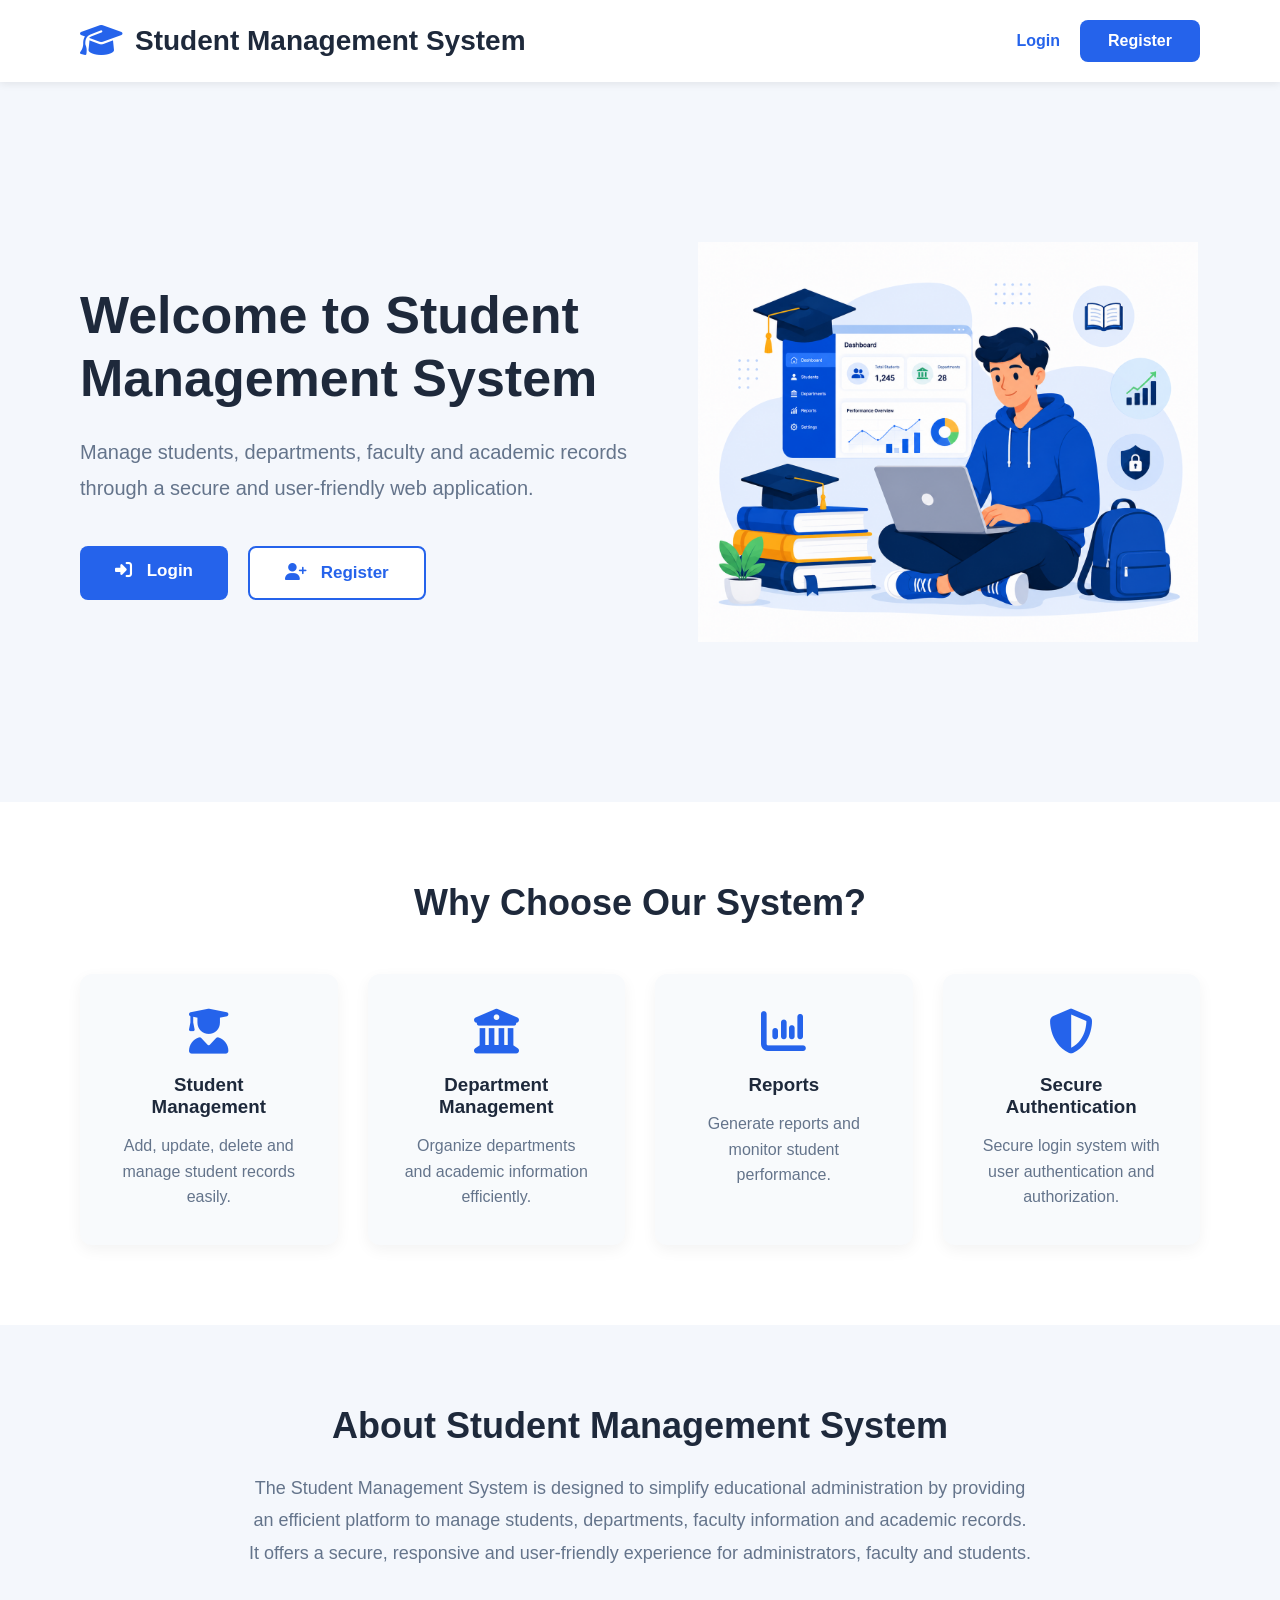
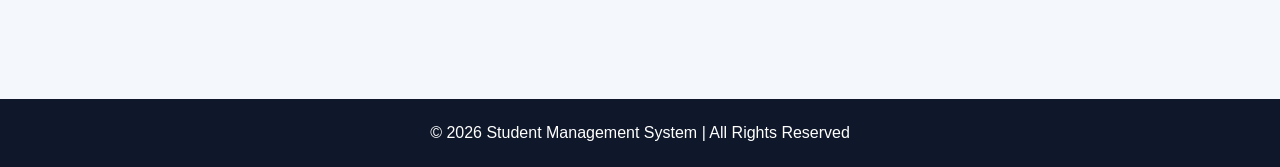
<file: FrontEnd/index.html>
<!DOCTYPE html>
<html lang="en">

<head>

    <meta charset="UTF-8">
    <meta name="viewport" content="width=device-width, initial-scale=1.0">

    <title>Student Management System</title>

    <link rel="stylesheet" href="https://cdnjs.cloudflare.com/ajax/libs/font-awesome/6.7.2/css/all.min.css">
    <link rel="icon" type="image/png" href="images/BrowserLogo.png">
    <link rel="stylesheet" href="Welcome.css">

</head>

<body>

    <header>

        <div class="logo">

            <i class="fa-solid fa-graduation-cap"></i>

            <h2>Student Management System</h2>

        </div>

        <nav>

            <a href="Login.html" class="login-btn">
                Login
            </a>

            <a href="CreateAcc.html" class="register-btn">
                Register
            </a>

        </nav>

    </header>

    <section class="hero">

        <div class="hero-content">

            <h1>
                Welcome to Student Management System
            </h1>

            <p>
                Manage students, departments, faculty and academic records
                through a secure and user-friendly web application.
            </p>

            <div class="hero-buttons">

                <a href="Login.html" class="btn-primary">

                    <i class="fa-solid fa-right-to-bracket"></i>

                    Login

                </a>

                <a href="CreateAcc.html" class="btn-secondary">

                    <i class="fa-solid fa-user-plus"></i>

                    Register

                </a>

            </div>

        </div>

        <div class="hero-image">

            <img src="images/WelcomeImage.png" alt="Student Illustration">

        </div>

    </section>

    <section class="features">
        <h2>Why Choose Our System?</h2>
        <div class="feature-container">
            <div class="feature-card">

                <i class="fa-solid fa-user-graduate"></i>

                <h3>Student Management</h3>

                <p>
                    Add, update, delete and manage student records easily.
                </p>

            </div>

            <div class="feature-card">

                <i class="fa-solid fa-building-columns"></i>

                <h3>Department Management</h3>

                <p>
                    Organize departments and academic information efficiently.
                </p>

            </div>

            <div class="feature-card">

                <i class="fa-solid fa-chart-column"></i>

                <h3>Reports</h3>

                <p>
                    Generate reports and monitor student performance.
                </p>

            </div>

            <div class="feature-card">

                <i class="fa-solid fa-shield-halved"></i>

                <h3>Secure Authentication</h3>

                <p>
                    Secure login system with user authentication and authorization.
                </p>

            </div>

        </div>

    </section>

    <section class="about">

        <h2>About Student Management System</h2>

        <p>

            The Student Management System is designed to simplify educational
            administration by providing an efficient platform to manage
            students, departments, faculty information and academic records.
            It offers a secure, responsive and user-friendly experience for
            administrators, faculty and students.

        </p>

    </section>

    <footer>

        <p>

            © 2026 Student Management System | All Rights Reserved

        </p>

    </footer>

</body>

</html>
</file>
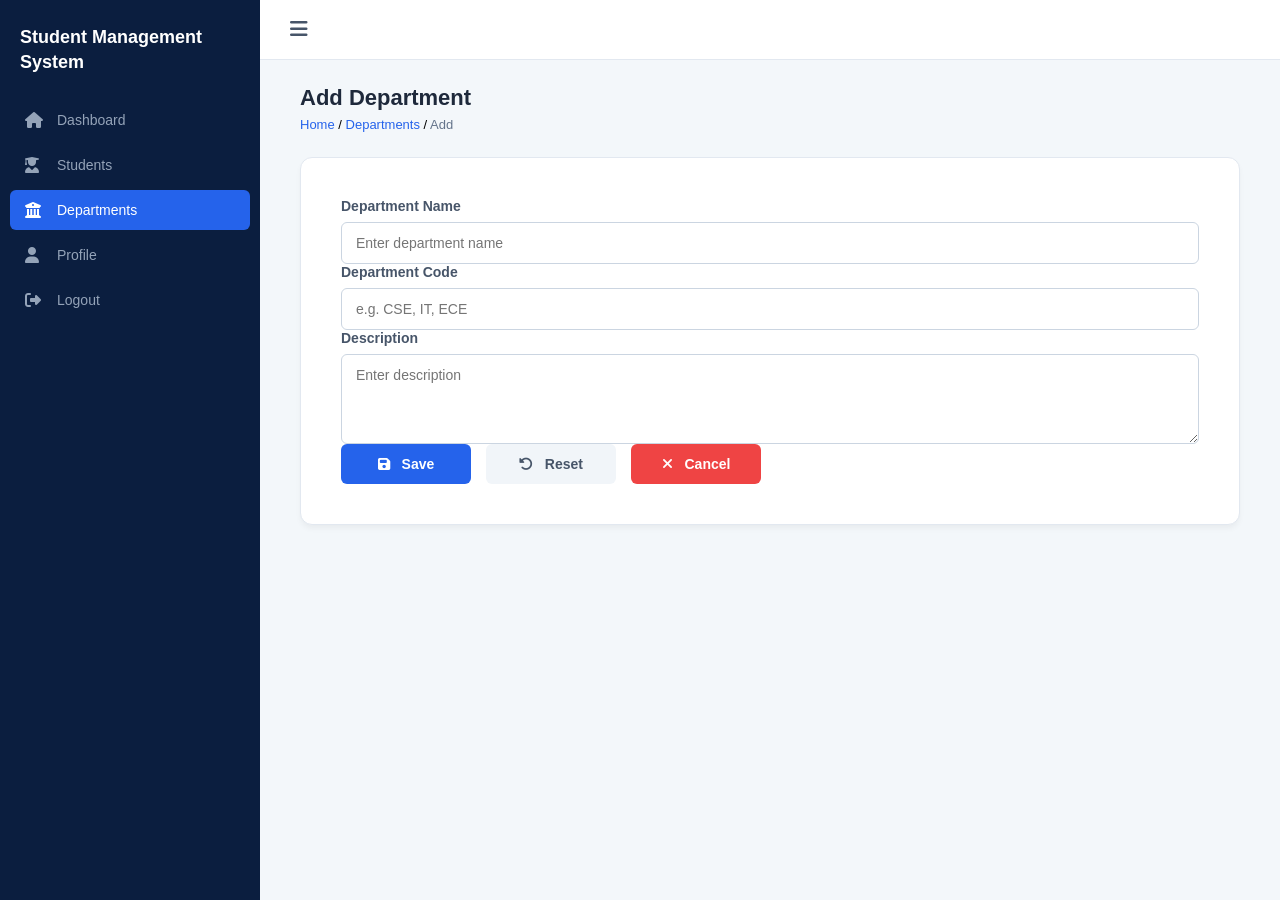
<file: FrontEnd/AddDepartment.html>
<!DOCTYPE html>
<html lang="en">

<head>
    <meta charset="UTF-8">
    <meta name="viewport" content="width=device-width, initial-scale=1.0">
    <title>Add Department</title>

    <link rel="stylesheet" href="https://cdnjs.cloudflare.com/ajax/libs/font-awesome/6.7.2/css/all.min.css">

    <link rel="stylesheet" href="AddStudent.css">
</head>

<body>

    <div class="container">

        <!-- Sidebar -->
        <aside class="side-bar">

            <div class="sidebar-brand">
                <h2>Student Management System</h2>
            </div>

            <ul>

                <li>
                    <a href="Dashboard.html">
                        <i class="fa-solid fa-house"></i>
                        Dashboard
                    </a>
                </li>

                <li>
                    <a href="Student.html">
                        <i class="fa-solid fa-user-graduate"></i>
                        Students
                    </a>
                </li>

                <li class="active">
                    <a href="DepartmentList.html">
                        <i class="fa-solid fa-building-columns"></i>
                        Departments
                    </a>
                </li>

                <li>
                    <a href="ViewStudent.html">
                        <i class="fa-solid fa-user"></i>
                        Profile
                    </a>
                </li>

                <li>
                    <a href="Login.html">
                        <i class="fa-solid fa-right-from-bracket"></i>
                        Logout
                    </a>
                </li>

            </ul>

        </aside>

        <!-- Main Content -->
        <main class="main-content">

            <div class="navbar">
                <div class="menu-toggle">
                    <i class="fa-solid fa-bars"></i>
                </div>
            </div>

            <div class="page-header">
                <h2>Add Department</h2>
                <div class="breadcrumb">
                    <span class="link-muted">Home</span> /
                    <span class="link-muted">Departments</span> /
                    <span class="link-active">Add</span>
                </div>
            </div>

            <div class="form-container-card">

                <form id="departmentForm">

                    <div class="form-group">
                        <label for="name">Department Name</label>
                        <input type="text" id="name" name="name" placeholder="Enter department name" required>
                    </div>

                    <div class="form-group">
                        <label for="code">Department Code</label>
                        <input type="text" id="code" name="code" placeholder="e.g. CSE, IT, ECE" required>
                    </div>

                    <div class="form-group">
                        <label for="description">Description</label>
                        <textarea id="description" name="description" rows="3" placeholder="Enter description"
                            required></textarea>
                    </div>

                    <div class="form-actions">
                        <button type="submit" class="btn btn-save">
                            <i class="fa-solid fa-floppy-disk"></i>
                            Save
                        </button>

                        <button type="reset" class="btn btn-reset">
                            <i class="fa-solid fa-rotate-left"></i>
                            Reset
                        </button>

                        <button type="button" class="btn btn-cancel"
                            onclick="window.location.href='DepartmentList.html'">
                            <i class="fa-solid fa-xmark"></i>
                            Cancel
                        </button>
                    </div>

                </form>

            </div>

        </main>

    </div>

    <script>
        const API_BASE_URL = "https://student-management-system-0wic.onrender.com/api/departments";

        document.getElementById("departmentForm").addEventListener("submit", async function (e) {
            e.preventDefault();

            const departmentData = {
                name: document.getElementById("name").value.trim(),
                code: document.getElementById("code").value.trim(),
                description: document.getElementById("description").value.trim()
            };

            try {
                const response = await fetch(`${API_BASE_URL}/addDepartment`, {
                    method: "POST",
                    headers: {
                        "Content-Type": "application/json"
                    },
                    body: JSON.stringify(departmentData)
                });

                if (response.ok) {

                    const saved = await response.json();

                    alert(`Department "${saved.name}" added successfully (ID: ${saved.id})`);

                    document.getElementById("departmentForm").reset();

                    window.location.href = "DepartmentList.html";

                } else if (response.status === 400) {

                    const errorBody = await response.json();
                    alert("Validation error: " + JSON.stringify(errorBody));

                } else {

                    alert(`Error ${response.status}: Something went wrong.`);

                }

            } catch (error) {

                console.error("Connection error:", error);
                alert("Could not connect to the server.");

            }
        });
    </script>

</body>

</html>
</file>
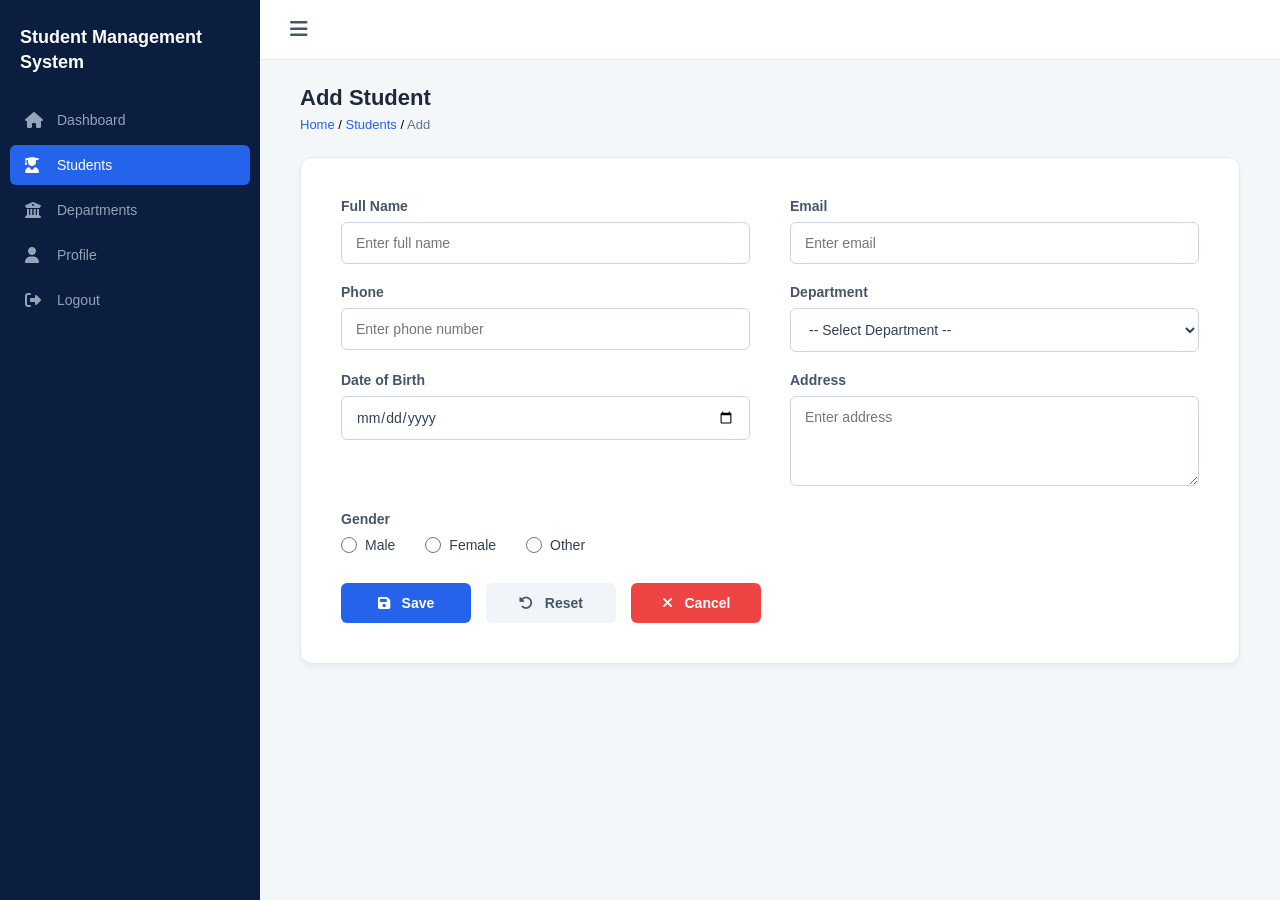
<file: FrontEnd/AddStudent.html>
<!DOCTYPE html>
<html lang="en">

<head>
    <meta charset="UTF-8">
    <meta name="viewport" content="width=device-width, initial-scale=1.0">
    <title>Add Student</title>

    <link rel="stylesheet" href="https://cdnjs.cloudflare.com/ajax/libs/font-awesome/6.7.2/css/all.min.css">

    <link rel="stylesheet" href="AddStudent.css">
</head>

<body>

    <div class="container">

        <!-- Sidebar -->
        <aside class="side-bar">

            <div class="sidebar-brand">
                <h2>Student Management System</h2>
            </div>

            <ul>

                <li>
                    <a href="Dashboard.html">
                        <i class="fa-solid fa-house"></i>
                        Dashboard
                    </a>
                </li>

                <li class="active">
                    <a href="Student.html">
                        <i class="fa-solid fa-user-graduate"></i>
                        Students
                    </a>
                </li>

                <li>
                    <a href="DepartmentList.html">
                        <i class="fa-solid fa-building-columns"></i>
                        Departments
                    </a>
                </li>

                <li>
                    <a href="ViewStudent.html">
                        <i class="fa-solid fa-user"></i>
                        Profile
                    </a>
                </li>

                <li>
                    <a href="Login.html">
                        <i class="fa-solid fa-right-from-bracket"></i>
                        Logout
                    </a>
                </li>

            </ul>

        </aside>

        <!-- Main Content -->
        <main class="main-content">

            <!-- Navbar -->
            <div class="navbar">

                <div class="menu-toggle">
                    <i class="fa-solid fa-bars"></i>
                </div>

            </div>

            <!-- Page Header -->
            <div class="page-header">

                <h2>Add Student</h2>

                <div class="breadcrumb">
                    <span class="link-muted">Home</span> /
                    <span class="link-muted">Students</span> /
                    <span class="link-active">Add</span>
                </div>

            </div>

            <!-- Form Card -->
            <div class="form-container-card">

                <form id="studentForm">

                    <div class="form-grid">

                        <!-- Full Name -->
                        <div class="form-group">

                            <label for="fullName">Full Name</label>

                            <input type="text" id="fullName" name="fullName" placeholder="Enter full name" required>

                        </div>

                        <!-- Email -->
                        <div class="form-group">

                            <label for="email">Email</label>

                            <input type="email" id="email" name="email" placeholder="Enter email" required>

                        </div>

                        <!-- Phone -->
                        <div class="form-group">

                            <label for="phone">Phone</label>

                            <input type="tel" id="phone" name="phone" placeholder="Enter phone number" required>

                        </div>

                        <!-- Department -->
                        <div class="form-group">

                            <label for="department">Department</label>

                            <select id="department" name="department" required>

                                <option value="">-- Select Department --</option>

                                <option value="CSE">Computer Science</option>

                                <option value="ECE">Electronics & Communication</option>

                                <option value="EEE">Electrical & Electronics</option>

                                <option value="IT">Information Technology</option>

                                <option value="MECH">Mechanical</option>

                                <option value="CIVIL">Civil</option>

                            </select>

                        </div>

                        <!-- Date of Birth -->
                        <div class="form-group">

                            <label for="dob">Date of Birth</label>

                            <input type="date" id="dob" name="dob" required>

                        </div>

                        <!-- Address -->
                        <div class="form-group">

                            <label for="address">Address</label>

                            <textarea id="address" name="address" rows="3" placeholder="Enter address"
                                required></textarea>

                        </div>

                    </div>

                    <!-- Gender -->
                    <fieldset class="gender-section">

                        <legend>Gender</legend>

                        <div class="gender-options">

                            <label>
                                <input type="radio" name="gender" value="Male" required>

                                Male
                            </label>

                            <label>
                                <input type="radio" name="gender" value="Female">

                                Female
                            </label>

                            <label>
                                <input type="radio" name="gender" value="Other">

                                Other
                            </label>

                        </div>

                    </fieldset>

                    <!-- Buttons -->
                    <div class="form-actions">

                        <button type="submit" class="btn btn-save">

                            <i class="fa-solid fa-floppy-disk"></i>
                            Save

                        </button>

                        <button type="reset" class="btn btn-reset">

                            <i class="fa-solid fa-rotate-left"></i>
                            Reset

                        </button>

                        <button type="button" class="btn btn-cancel" onclick="window.location.href='Student.html'">

                            <i class="fa-solid fa-xmark"></i>
                            Cancel

                        </button>

                    </div>

                </form>

            </div>

        </main>

    </div>
    <script>
        const API_BASE_URL = "https://student-management-system-0wic.onrender.com/api/students";

        document.getElementById("studentForm").addEventListener("submit", async function (e) {
            e.preventDefault();

            const genderInput = document.querySelector('input[name="gender"]:checked');

            const studentData = {
                fullName: document.getElementById("fullName").value.trim(),
                email: document.getElementById("email").value.trim(),
                phone: document.getElementById("phone").value.trim(),
                department: document.getElementById("department").value,
                dob: document.getElementById("dob").value,
                address: document.getElementById("address").value.trim(),
                gender: genderInput ? genderInput.value : ""
            };

            try {
                const response = await fetch(`${API_BASE_URL}/addStudent`, {
                    method: "POST",
                    headers: {
                        "Content-Type": "application/json"
                    },
                    body: JSON.stringify(studentData)
                });

                if (response.ok) {
                    const savedStudent = await response.json();

                    alert(`Student "${savedStudent.fullName}" added successfully (ID: ${savedStudent.id})`);

                    document.getElementById("studentForm").reset();

                    window.location.href = "Student.html";

                } else if (response.status === 400) {

                    const errorBody = await response.json();
                    alert("Validation error: " + JSON.stringify(errorBody));

                } else {

                    alert(`Error ${response.status}: Something went wrong.`);

                }

            } catch (error) {

                console.error("Connection error:", error);
                alert("Could not connect to the server.");

            }
        });
    </script>
</body>

</html>
</file>
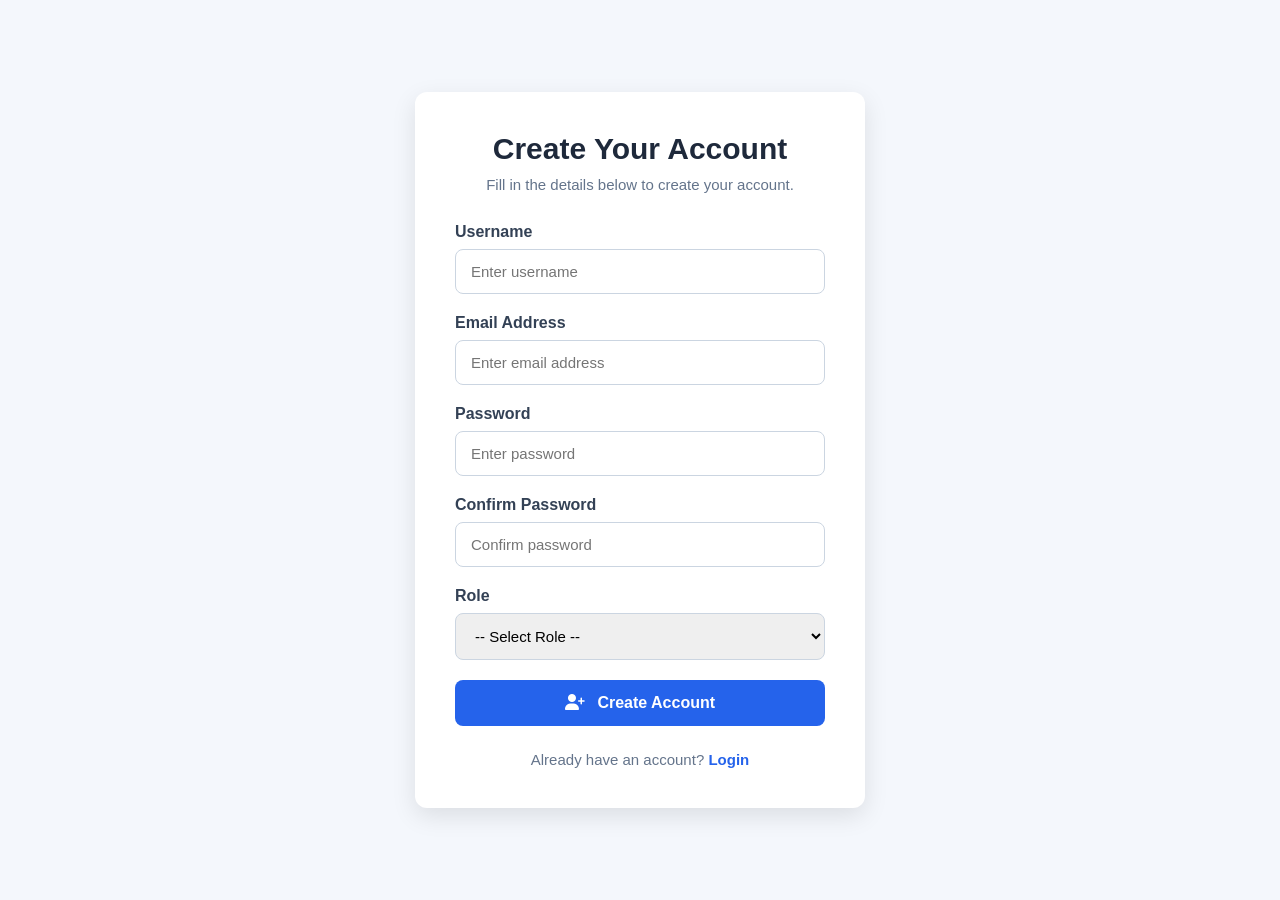
<file: FrontEnd/CreateAcc.html>
<!DOCTYPE html>
<html lang="en">

<head>
    <meta charset="UTF-8">
    <meta name="viewport" content="width=device-width, initial-scale=1.0">
    <title>Create Your Account</title>

    <link rel="stylesheet" href="https://cdnjs.cloudflare.com/ajax/libs/font-awesome/6.7.2/css/all.min.css">

    <link rel="stylesheet" href="CreateAcc.css">
</head>

<body>

    <div class="container">

        <div class="form-card">

            <h2>Create Your Account</h2>

            <p>Fill in the details below to create your account.</p>

            <form id="registerForm">

                <div class="form-group">

                    <label for="username">Username</label>

                    <input type="text" id="username" name="username" placeholder="Enter username" required>

                </div>

                <div class="form-group">

                    <label for="email">Email Address</label>

                    <input type="email" id="email" name="email" placeholder="Enter email address" required>

                </div>

                <div class="form-group">

                    <label for="password">Password</label>

                    <input type="password" id="password" name="password" placeholder="Enter password" required>

                </div>

                <div class="form-group">

                    <label for="confirmPassword">Confirm Password</label>

                    <input type="password" id="confirmPassword" name="confirmPassword" placeholder="Confirm password"
                        required>

                </div>

                <div class="form-group">

                    <label for="role">Role</label>

                    <select id="role" name="role" required>

                        <option value="">-- Select Role --</option>

                        <option value="STUDENT">Student</option>

                        <option value="FACULTY">Faculty</option>

                        <option value="ADMIN">Administrator</option>

                    </select>

                </div>

                <button type="submit" class="register-btn">

                    <i class="fa-solid fa-user-plus"></i>

                    Create Account

                </button>

            </form>

            <div class="login-link">

                Already have an account?

                <a href="Login.html">Login</a>

            </div>

        </div>

    </div>

    <script>
        const API_BASE_URL = "https://student-management-system-0wic.onrender.com/api/auth";

        document.getElementById("registerForm").addEventListener("submit", async function (e) {
            e.preventDefault();

            const username = document.getElementById("username").value.trim();
            const password = document.getElementById("password").value;
            const confirmPassword = document.getElementById("confirmPassword").value;
            const role = document.getElementById("role").value;

            // Frontend validation
            if (password !== confirmPassword) {
                alert("Passwords do not match.");
                return;
            }

            const registerData = {
                username: username,
                password: password,
                role: role
            };

            try {
                const response = await fetch(`${API_BASE_URL}/register`, {
                    method: "POST",
                    headers: {
                        "Content-Type": "application/json"
                    },
                    body: JSON.stringify(registerData)
                });

                if (response.ok) {

                    const result = await response.json();

                    alert(`Account created successfully for "${result.username}"! Please log in.`);

                    window.location.href = "Login.html";

                } else if (response.status === 401) {

                    const errorBody = await response.json();
                    alert(errorBody.error || "Username already exists");

                } else if (response.status === 400) {

                    const errorBody = await response.json();
                    alert("Please check your input: " + JSON.stringify(errorBody));

                } else {

                    alert(`Error ${response.status}: Something went wrong.`);

                }

            } catch (error) {

                console.error("Error:", error);
                alert("Could not connect to the server.");

            }
        });
    </script>

</body>

</html>
</file>
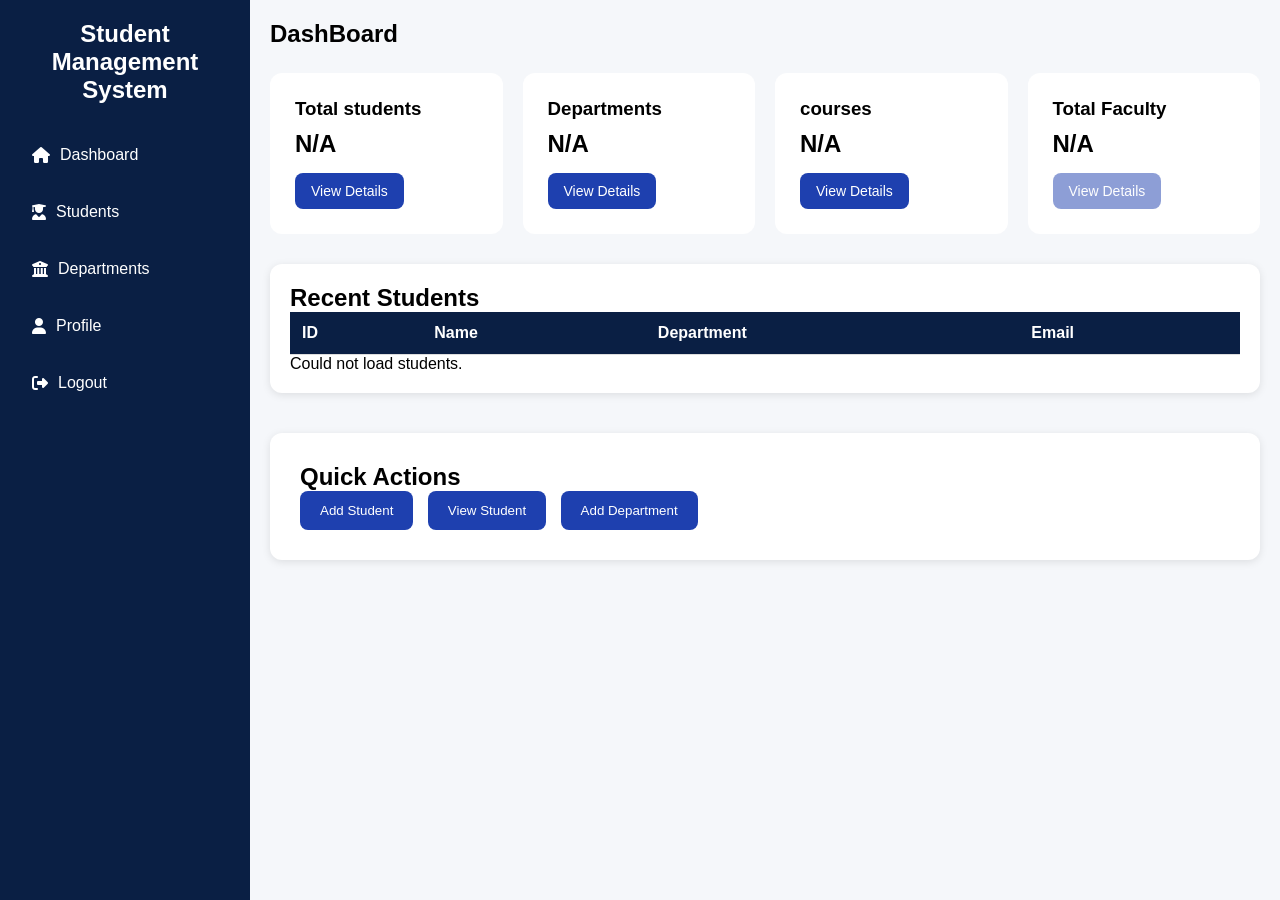
<file: FrontEnd/DashBoard.html>
<!DOCTYPE html>
<html lang="en">

<head>
    <meta charset="UTF-8">
    <meta name="viewport" content="width=device-width, initial-scale=1.0">
    <title>Dashboard</title>
    <link rel="stylesheet" href="https://cdnjs.cloudflare.com/ajax/libs/font-awesome/6.7.2/css/all.min.css">
    <link rel="stylesheet" href="DashBoard.css">
</head>

<body>
    <div class="container">
        <div class="side-bar">
            <h2>Student Management System</h2>

            <ul>
                <li>
                    <a href="DashBoard.html">
                        <i class="fa-solid fa-house"></i>
                        Dashboard
                    </a>
                </li>

                <li>
                    <a href="Student.html">
                        <i class="fa-solid fa-user-graduate"></i>
                        Students
                    </a>
                </li>

                <li>
                    <a href="DepartmentList.html">
                        <i class="fa-solid fa-building-columns"></i>
                        Departments
                    </a>
                </li>

                <li>
                    <a href="ViewStudent.html">
                        <i class="fa-solid fa-user"></i>
                        Profile
                    </a>
                </li>

                <li>
                    <a href="Login.html">
                        <i class="fa-solid fa-right-from-bracket"></i>
                        Logout
                    </a>
                </li>
            </ul>
        </div>
        <div class="main-content">
            <div class="navbar">
                <h2>DashBoard</h2>
            </div>
            <div class="cards">
                <div class="card">
                    <h3>Total students</h3>
                    <p id="totalStudents">-</p>
                    <a href="Student.html" class="view-btn">View Details</a>
                </div>
                <div class="card">
                    <h3>Departments</h3>
                    <p id="totalDepartments">-</p>
                    <a href="DepartmentList.html" class="view-btn">View Details</a>
                </div>
                <div class="card">
                    <h3>courses</h3>
                    <p id="totalCourses">-</p>
                    <a href="DepartmentList.html" class="view-btn">View Details</a>
                </div>
                <div class="card">
                    <h3>Total Faculty</h3>
                    <p id="totalFaculty">-</p>
                    <a href="#" class="view-btn" style="pointer-events: none; opacity: 0.5;">View Details</a>
                </div>
            </div>
            <div class="dashboard-content">
                <div class="recent-students">
                    <h2>Recent Students</h2>
                    <table>
                        <thead>
                            <tr>
                                <th>ID</th>
                                <th>Name</th>
                                <th>Department</th>
                                <th>Email</th>
                            </tr>
                        </thead>
                        <tbody id="recentStudentsBody">
                            <tr>
                                <td colspan="4">Loading...</td>
                            </tr>
                        </tbody>
                    </table>
                </div>
                <div class="quick-actions">
                    <h2>Quick Actions</h2>
                    <button onclick="window.location.href='AddStudent.html'">
                        Add Student
                    </button>
                    <button onclick="window.location.href='Student.html'">View Student</button>
                    <button onclick="window.location.href='AddDepartment.html'">
                        Add Department
                    </button>
                </div>
            </div>

        </div>


    </div>

    <script>
        const STUDENT_API = "https://student-management-system-0wic.onrender.com/api/students";
        const DEPARTMENT_API = "https://student-management-system-0wic.onrender.com/api/departments";
        const DASHBOARD_API = "https://student-management-system-0wic.onrender.com/api/dashboard";

        document.addEventListener("DOMContentLoaded", () => {
            loadSummary();
            loadRecentStudents();
        });

        // Load total counts
        async function loadSummary() {
            try {
                const response = await fetch(`${DASHBOARD_API}/summary`);

                if (!response.ok) {
                    throw new Error("Failed to fetch summary");
                }

                const summary = await response.json();

                document.getElementById("totalStudents").textContent = summary.totalStudents;
                document.getElementById("totalDepartments").textContent = summary.totalDepartments;
                document.getElementById("totalCourses").textContent = summary.totalDepartments;
                document.getElementById("totalFaculty").textContent = summary.totalFaculty;

            } catch (error) {

                console.error("Error loading summary:", error);

                document.getElementById("totalStudents").textContent = "N/A";
                document.getElementById("totalDepartments").textContent = "N/A";
                document.getElementById("totalCourses").textContent = "N/A";
                document.getElementById("totalFaculty").textContent = "N/A";
            }
        }

        // Load recent students
        async function loadRecentStudents() {

            const tbody = document.getElementById("recentStudentsBody");

            try {

                const response = await fetch(`${STUDENT_API}/getallstudentDetails`);

                if (!response.ok) {
                    throw new Error("Failed to fetch students");
                }

                const students = await response.json();
                const recent = students.slice(-5).reverse();

                tbody.innerHTML = "";

                if (recent.length === 0) {
                    tbody.innerHTML = `<tr><td colspan="4">No students yet.</td></tr>`;
                    return;
                }

                recent.forEach(student => {

                    const row = document.createElement("tr");

                    row.innerHTML = `
                    <td>${student.id}</td>
                    <td>${student.fullName}</td>
                    <td>${student.department}</td>
                    <td>${student.email}</td>
                `;

                    tbody.appendChild(row);
                });

            } catch (error) {

                console.error("Error loading recent students:", error);

                tbody.innerHTML = `<tr><td colspan="4">Could not load students.</td></tr>`;
            }
        }
    </script>

</body>

</html>
</file>
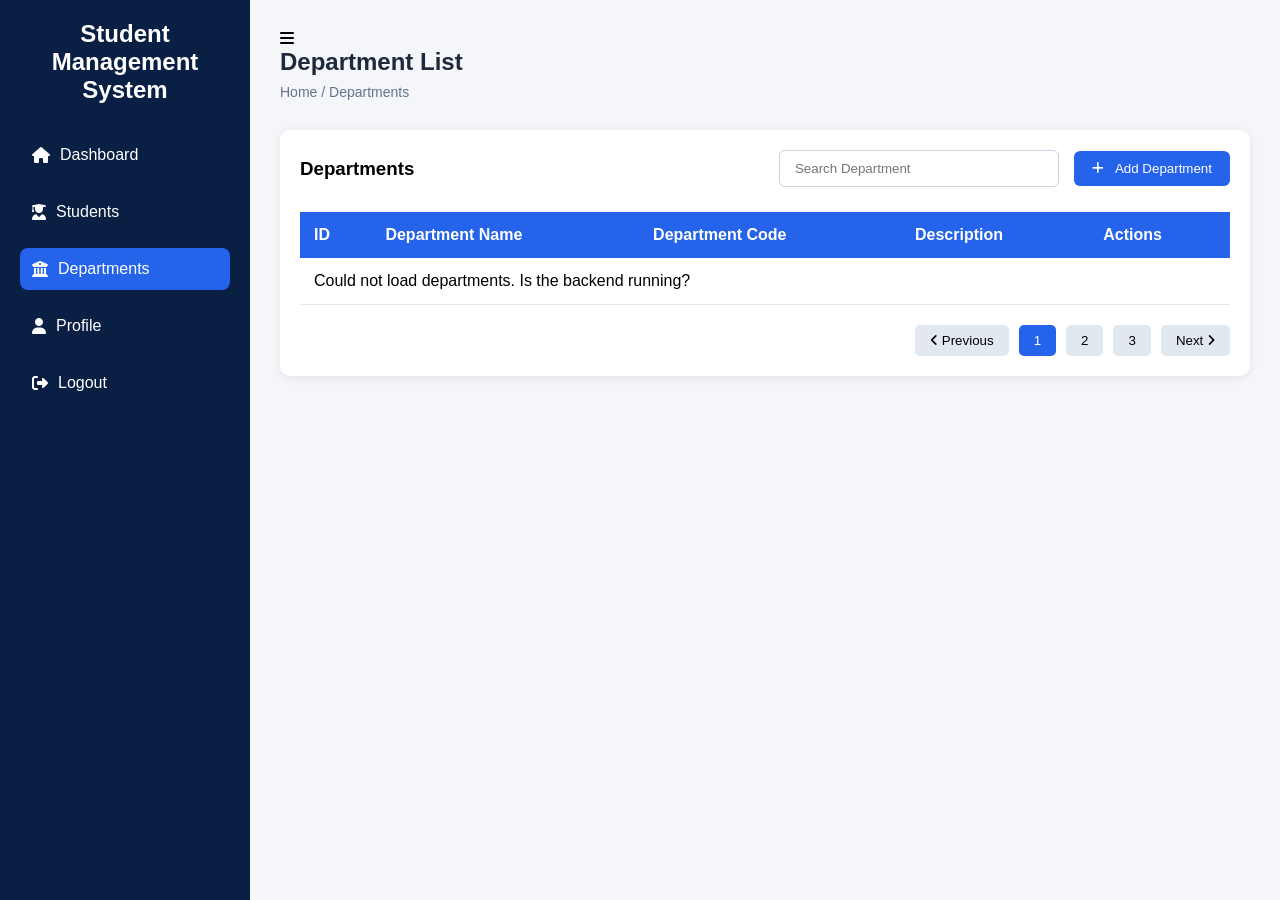
<file: FrontEnd/DepartmentList.html>
<!DOCTYPE html>
<html lang="en">

<head>
    <meta charset="UTF-8">
    <meta name="viewport" content="width=device-width, initial-scale=1.0">
    <title>Department List</title>

    <link rel="stylesheet" href="https://cdnjs.cloudflare.com/ajax/libs/font-awesome/6.7.2/css/all.min.css">

    <link rel="stylesheet" href="DepartmentList.css">
</head>

<body>

    <div class="container">

        <div class="side-bar">

            <div class="sidebar-brand">
                <h2>Student Management System</h2>
            </div>

            <ul>

                <li>
                    <a href="Dashboard.html">
                        <i class="fa-solid fa-house"></i>
                        Dashboard
                    </a>
                </li>

                <li>
                    <a href="Student.html">
                        <i class="fa-solid fa-user-graduate"></i>
                        Students
                    </a>
                </li>

                <li class="active">
                    <a href="DepartmentList.html">
                        <i class="fa-solid fa-building-columns"></i>
                        Departments
                    </a>
                </li>

                <li>
                    <a href="ViewStudent.html">
                        <i class="fa-solid fa-user"></i>
                        Profile
                    </a>
                </li>

                <li>
                    <a href="Login.html">
                        <i class="fa-solid fa-right-from-bracket"></i>
                        Logout
                    </a>
                </li>

            </ul>

        </div>

        <div class="main-content">

            <div class="navbar">

                <div class="menu-toggle">
                    <i class="fa-solid fa-bars"></i>
                </div>

            </div>

            <div class="page-header">

                <h2>Department List</h2>

                <div class="breadcrumb">
                    <span class="link-muted">Home</span> /
                    <span class="link-active">Departments</span>
                </div>

            </div>

            <div class="table-section">

                <div class="table-header">

                    <h3>Departments</h3>

                    <div class="table-controls">

                        <input type="text" id="searchDepartment" placeholder="Search Department">

                        <a href="AddDepartment.html">

                            <button type="button" class="add-btn">

                                <i class="fa-solid fa-plus"></i>

                                Add Department

                            </button>

                        </a>

                    </div>

                </div>

                <table>

                    <thead>

                        <tr>

                            <th>ID</th>

                            <th>Department Name</th>

                            <th>Department Code</th>

                            <th>Description</th>

                            <th>Actions</th>

                        </tr>

                    </thead>

                    <tbody id="departmentTableBody">
                        <tr>
                            <td colspan="5">Loading departments...</td>
                        </tr>
                    </tbody>

                </table>

                <div class="pagination">

                    <button type="button">
                        <i class="fa-solid fa-angle-left"></i>
                        Previous
                    </button>

                    <button type="button" class="active">1</button>

                    <button type="button">2</button>

                    <button type="button">3</button>

                    <button type="button">
                        Next
                        <i class="fa-solid fa-angle-right"></i>
                    </button>

                </div>

            </div>

        </div>

    </div>

    <script>
        const API_BASE_URL = "https://student-management-system-0wic.onrender.com/api/departments";

        // Run as soon as the page loads
        document.addEventListener("DOMContentLoaded", loadDepartments);

        // Fetch all departments and render them
        async function loadDepartments() {
            try {
                const response = await fetch(API_BASE_URL);

                if (!response.ok) {
                    throw new Error("Failed to fetch departments");
                }

                const departments = await response.json();
                renderDepartments(departments);

            } catch (error) {
                console.error("Error loading departments:", error);
                document.getElementById("departmentTableBody").innerHTML =
                    `<tr><td colspan="5">Could not load departments. Is the backend running?</td></tr>`;
            }
        }

        // Build table rows dynamically
        function renderDepartments(departments) {
            const tbody = document.getElementById("departmentTableBody");
            tbody.innerHTML = "";

            if (departments.length === 0) {
                tbody.innerHTML = `<tr><td colspan="5">No departments found.</td></tr>`;
                return;
            }

            departments.forEach(dept => {
                const row = document.createElement("tr");

                row.innerHTML = `
                <td>${dept.id}</td>
                <td>${dept.name}</td>
                <td>${dept.code}</td>
                <td>${dept.description}</td>
                <td>
                    <button class="view-btn" title="View" onclick="viewDepartment(${dept.id})">
                        <i class="fa-solid fa-eye"></i>
                    </button>

                    <button class="edit-btn" title="Edit" onclick="editDepartment(${dept.id})">
                        <i class="fa-solid fa-pen"></i>
                    </button>

                    <button class="delete-btn" title="Delete" onclick="deleteDepartment(${dept.id})">
                        <i class="fa-solid fa-trash"></i>
                    </button>
                </td>
            `;

                tbody.appendChild(row);
            });
        }

        // Delete Department
        async function deleteDepartment(id) {
            const confirmDelete = confirm("Are you sure you want to delete this department?");

            if (!confirmDelete) return;

            try {
                const response = await fetch(`${API_BASE_URL}/${id}`, {
                    method: "DELETE"
                });

                if (response.ok) {
                    alert("Department deleted successfully");
                    loadDepartments();
                } else {
                    alert("Failed to delete department");
                }

            } catch (error) {
                console.error("Delete error:", error);
                alert("Could not connect to the server.");
            }
        }

        // View Department
        function viewDepartment(id) {
            window.location.href = `ViewDepartment.html?id=${id}`;
        }

        // Edit Department
        function editDepartment(id) {
            window.location.href = `EditDepartment.html?id=${id}`;
        }

        // Search Department
        document.getElementById("searchDepartment").addEventListener("input", async function () {

            const keyword = this.value.trim();

            if (keyword === "") {
                loadDepartments();
                return;
            }

            try {
                const response = await fetch(
                    `${API_BASE_URL}/search?keyword=${encodeURIComponent(keyword)}`
                );

                if (response.ok) {
                    const results = await response.json();
                    renderDepartments(results);

                } else if (response.status === 404) {
                    document.getElementById("departmentTableBody").innerHTML =
                        `<tr><td colspan="5">No matching departments found.</td></tr>`;
                }

            } catch (error) {
                console.error("Search error:", error);
            }
        });
    </script>

</body>

</html>
</file>
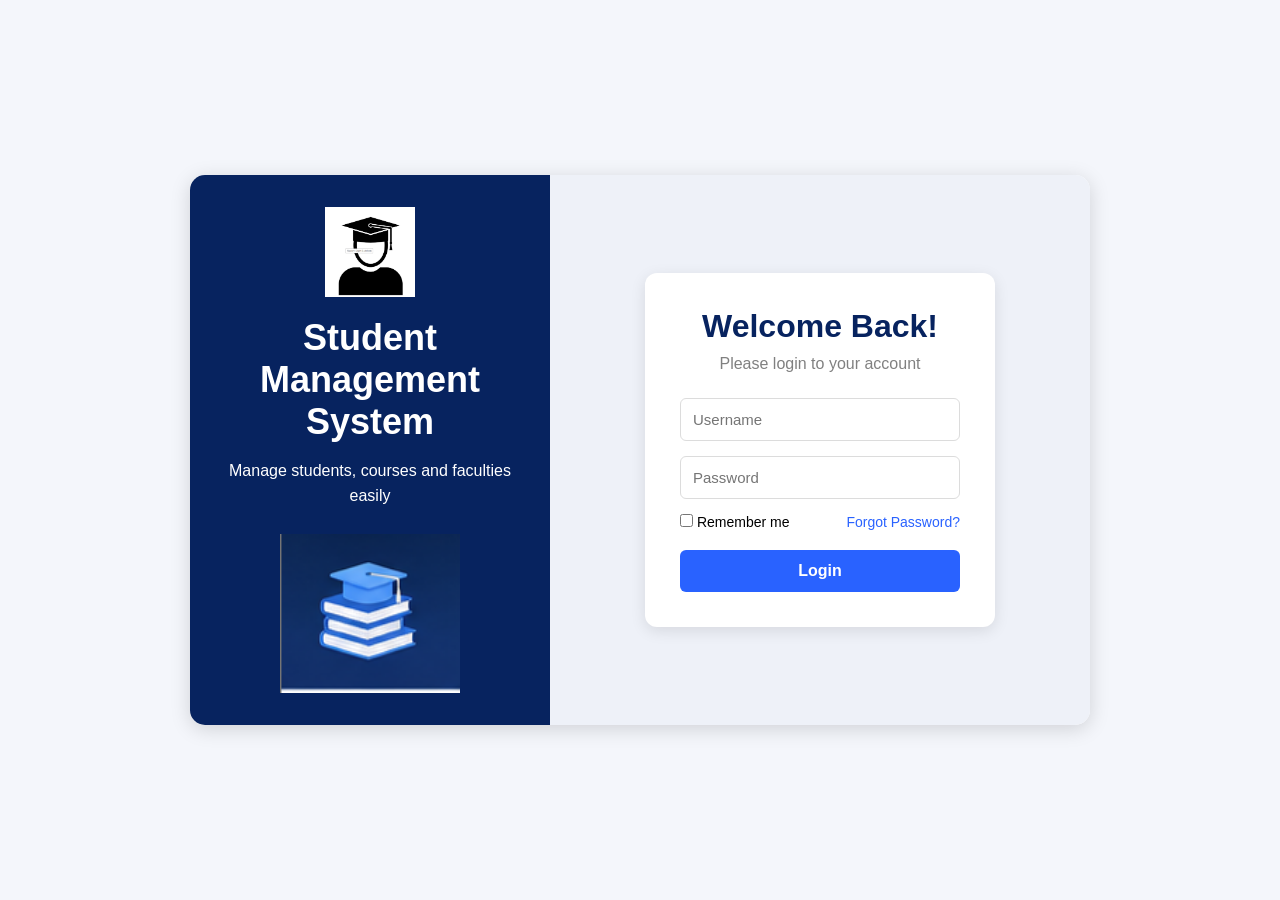
<file: FrontEnd/Login.html>
<!DOCTYPE html>
<html lang="en">

<head>
    <meta charset="UTF-8">
    <meta name="viewport" content="width=device-width, initial-scale=1.0">
    <title>Student Management System</title>

    <link rel="stylesheet" href="Login.css">
</head>

<body>

    <div class="container">

        <!-- Left Panel -->
        <div class="left-panel">

            <img src="images/graduation.png" alt="Logo" class="logo">

            <h1>Student Management System</h1>

            <p>
                Manage students, courses and faculties easily
            </p>

            <img src="images/books.png" alt="Student Image" class="bottom-image">

        </div>

        <!-- Right Panel -->
        <div class="right-panel">

            <form id="loginForm" class="login-box">

                <h2>Welcome Back!</h2>

                <p>Please login to your account</p>

                <input type="text" id="username" placeholder="Username" required>

                <input type="password" id="password" placeholder="Password" required>

                <div class="options">

                    <label>
                        <input type="checkbox">
                        Remember me
                    </label>

                    <a href="#">Forgot Password?</a>

                </div>

                <button type="submit">
                    Login
                </button>

            </form>

        </div>

    </div>

    <script>

        // Render Backend URL
        const API_BASE_URL = "https://student-management-system-0wic.onrender.com/api";

        document.getElementById("loginForm").addEventListener("submit", async function (event) {

            event.preventDefault();

            const loginData = {
                username: document.getElementById("username").value.trim(),
                password: document.getElementById("password").value
            };

            try {

                const response = await fetch(`${API_BASE_URL}/auth/login`, {
                    method: "POST",
                    headers: {
                        "Content-Type": "application/json"
                    },
                    body: JSON.stringify(loginData)
                });

                if (response.ok) {

                    const result = await response.json();

                    sessionStorage.setItem("username", result.username);
                    sessionStorage.setItem("role", result.role);

                    alert(`Welcome ${result.username}`);

                    window.location.href = "Dashboard.html";

                }
                else if (response.status === 401) {

                    const error = await response.json();
                    alert(error.error || "Invalid Username or Password");

                }
                else {

                    const text = await response.text();
                    alert("Login Failed\n\n" + text);

                }

            }
            catch (error) {

                console.error(error);
                alert("Unable to connect to the server.");

            }

        });

    </script>

</body>

</html>
</file>
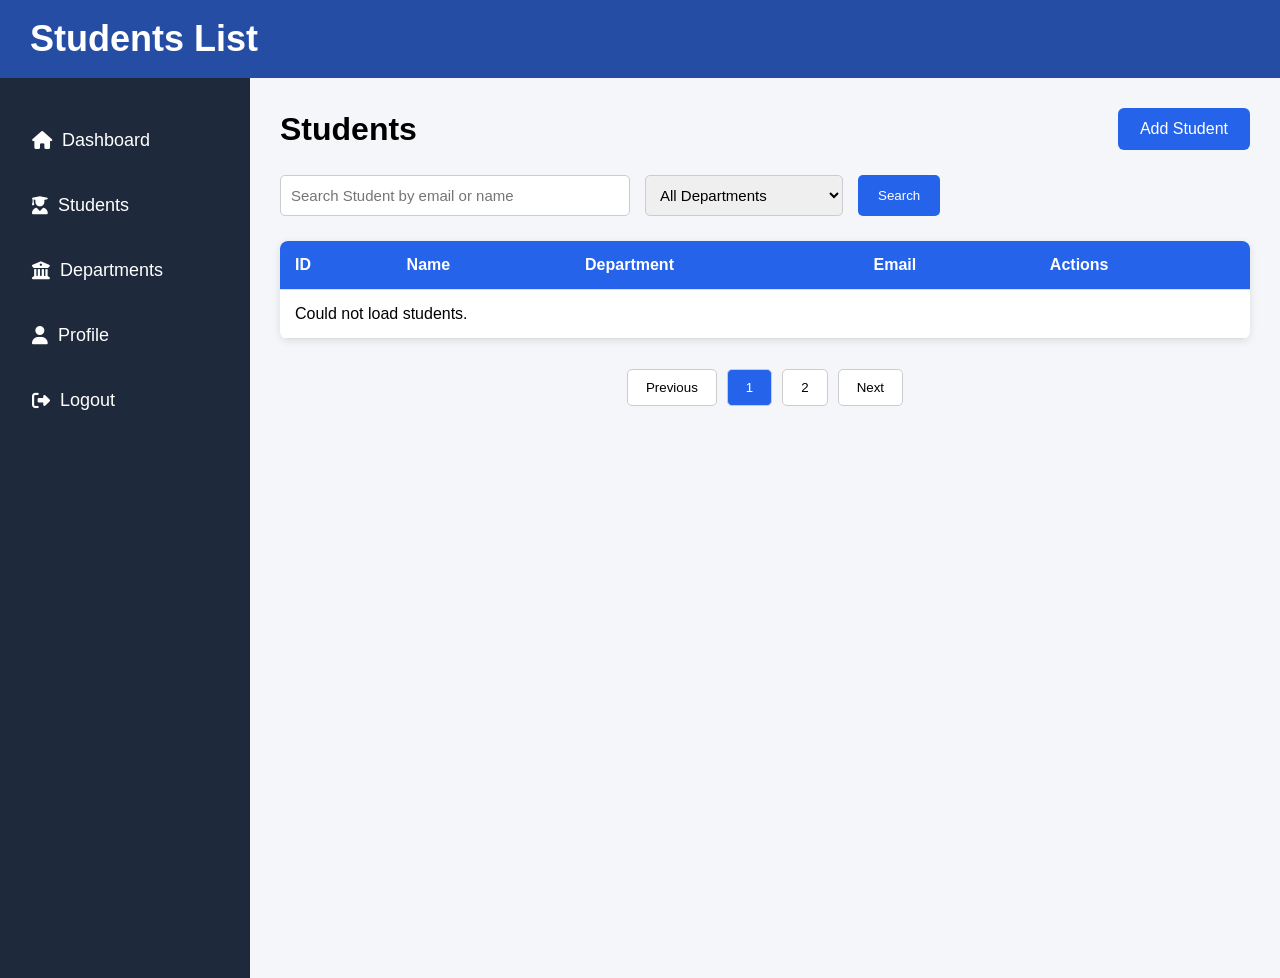
<file: FrontEnd/Student.html>
<!DOCTYPE html>
<html lang="en">

<head>
    <meta charset="UTF-8">
    <meta name="viewport" content="width=device-width, initial-scale=1.0">
    <link rel="stylesheet" href="https://cdnjs.cloudflare.com/ajax/libs/font-awesome/6.7.2/css/all.min.css">

    <link rel="stylesheet" href="Student.css">

    <title>Students</title>
</head>

<body>


    <header>
        <h2 class="stu-list">Students List</h2>
    </header>

    <div class="container">

        <!-- Sidebar -->
        <div class="side-bar-students">

            <ul>

                <li>
                    <a href="DashBoard.html">
                        <i class="fa-solid fa-house"></i>
                        Dashboard
                    </a>
                </li>

                <li>
                    <a href="Student.html">
                        <i class="fa-solid fa-user-graduate"></i>
                        Students
                    </a>
                </li>

                <li>
                    <a href="DepartmentList.html">
                        <i class="fa-solid fa-building-columns"></i>
                        Departments
                    </a>
                </li>

                <li>
                    <a href="ViewStudent.html">
                        <i class="fa-solid fa-user"></i>
                        Profile
                    </a>
                </li>

                <li>
                    <a href="login.html">
                        <i class="fa-solid fa-right-from-bracket"></i>
                        Logout
                    </a>
                </li>

            </ul>

        </div>

        <!-- Main Content -->
        <main>

            <!-- Top Section -->
            <div class="top-section">

                <h3>Students</h3>

                <button onclick="window.location.href='AddStudent.html'">Add Student</button>

            </div>

            <!-- Search Section -->
            <div class="search-section">

                <input type="text" id="searchInput" placeholder="Search Student by email or name">

                <select id="departmentFilter">

                    <option value="">All Departments</option>
                    <option value="CSE">Computer Science</option>
                    <option value="MECH">Mechanical</option>
                    <option value="ECE">Electronics</option>
                    <option value="IT">Information Technology</option>

                </select>

                <button class="button-search" id="searchBtn">
                    Search
                </button>

            </div>

            <!-- Table -->
            <div class="table-section">

                <table>

                    <thead>

                        <tr>

                            <th>ID</th>

                            <th>Name</th>

                            <th>Department</th>

                            <th>Email</th>

                            <th>Actions</th>

                        </tr>

                    </thead>

                    <tbody id="studentTableBody">
                        <tr>
                            <td colspan="5">Loading students...</td>
                        </tr>
                    </tbody>

                </table>

            </div>

            <!-- Pagination -->
            <div class="pagination">

                <button>Previous</button>

                <button class="active">1</button>

                <button>2</button>

                <button>Next</button>

            </div>

        </main>

    </div>

    <script>
        const API_BASE_URL = "https://student-management-system-0wic.onrender.com/api/students";

        // Load all students on page load
        document.addEventListener("DOMContentLoaded", loadStudents);

        async function loadStudents() {
            try {
                const response = await fetch(`${API_BASE_URL}/getallstudentDetails`);

                if (!response.ok) {
                    throw new Error("Failed to fetch students");
                }

                const students = await response.json();
                renderStudents(students);

            } catch (error) {
                console.error("Error loading students:", error);
                document.getElementById("studentTableBody").innerHTML =
                    `<tr><td colspan="5">Could not load students.</td></tr>`;
            }
        }

        function renderStudents(students) {
            const tbody = document.getElementById("studentTableBody");
            tbody.innerHTML = "";

            if (students.length === 0) {
                tbody.innerHTML = `<tr><td colspan="5">No students found.</td></tr>`;
                return;
            }

            students.forEach(student => {
                const row = document.createElement("tr");

                row.innerHTML = `
                <td>${student.id}</td>
                <td>${student.fullName}</td>
                <td>${student.department}</td>
                <td>${student.email}</td>
                <td>
                    <button class="view-btn" onclick="viewStudent(${student.id})">
                        <i class="fa-solid fa-eye"></i>
                    </button>

                    <button class="edit-btn" onclick="editStudent(${student.id})">
                        <i class="fa-solid fa-pen"></i>
                    </button>

                    <button class="delete-btn" onclick="deleteStudent(${student.id})">
                        <i class="fa-solid fa-trash"></i>
                    </button>
                </td>
            `;

                tbody.appendChild(row);
            });
        }

        async function deleteStudent(id) {
            const confirmDelete = confirm("Are you sure you want to delete this student?");

            if (!confirmDelete) return;

            try {
                const response = await fetch(`${API_BASE_URL}/${id}`, {
                    method: "DELETE"
                });

                if (response.ok) {
                    alert("Student deleted successfully");
                    loadStudents();
                } else {
                    alert("Failed to delete student");
                }

            } catch (error) {
                console.error("Delete error:", error);
                alert("Could not connect to the server.");
            }
        }

        function viewStudent(id) {
            window.location.href = `ViewStudent.html?id=${id}`;
        }

        function editStudent(id) {
            window.location.href = `Update.html?id=${id}`;
        }

        document.getElementById("searchBtn").addEventListener("click", async function () {

            const keyword = document.getElementById("searchInput").value.trim();

            if (keyword === "") {
                loadStudents();
                return;
            }

            try {

                const response = await fetch(`${API_BASE_URL}/search?name=${encodeURIComponent(keyword)}`);

                if (response.ok) {
                    const results = await response.json();
                    renderStudents(results);

                } else if (response.status === 404) {
                    document.getElementById("studentTableBody").innerHTML =
                        `<tr><td colspan="5">No matching students found.</td></tr>`;
                }

            } catch (error) {
                console.error("Search error:", error);
            }

        });
    </script>

</body>

</html>
</file>
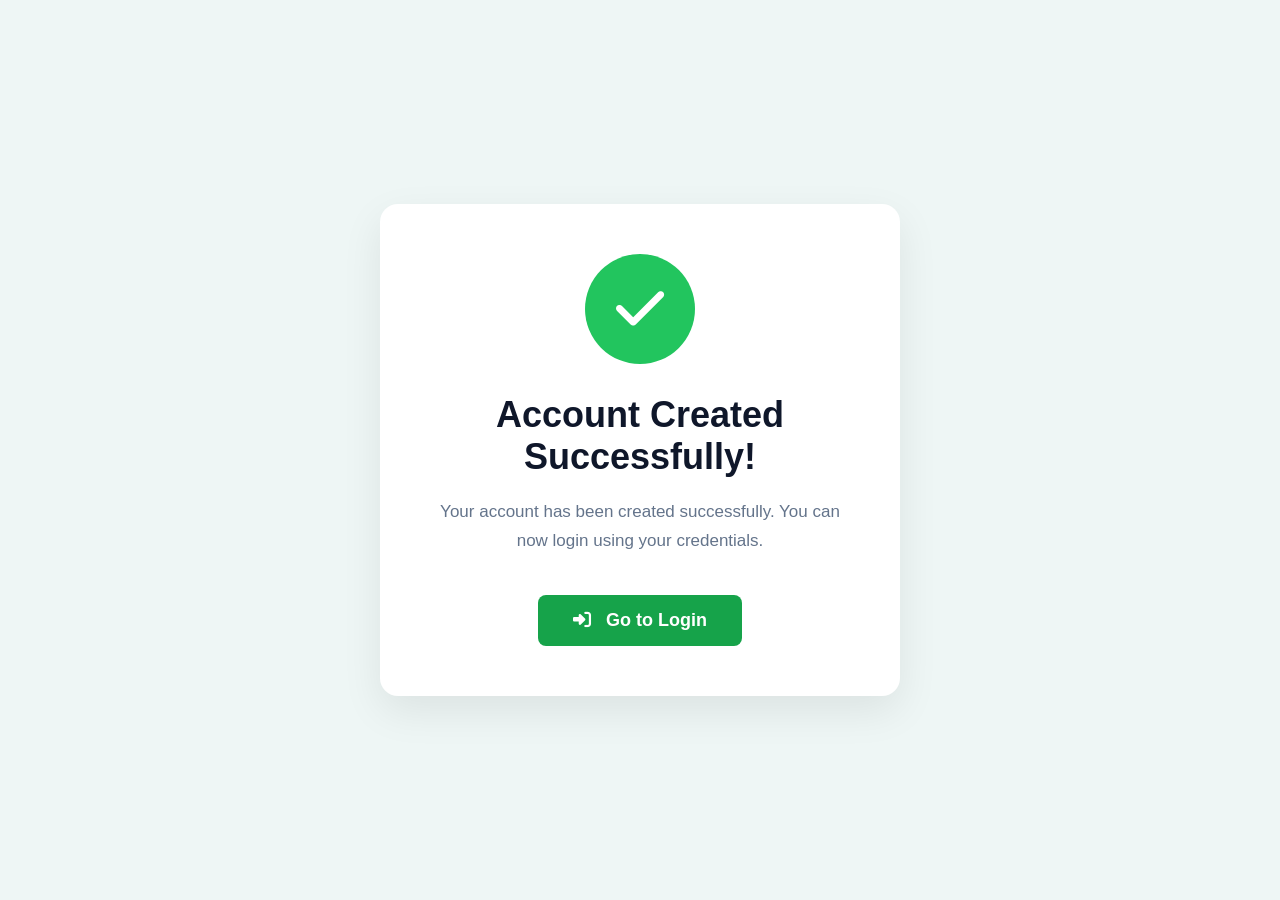
<file: FrontEnd/Success.html>
<!DOCTYPE html>
<html lang="en">

<head>

    <meta charset="UTF-8">

    <meta name="viewport" content="width=device-width, initial-scale=1.0">

    <title>Account Created Successfully</title>

    <link rel="stylesheet" href="https://cdnjs.cloudflare.com/ajax/libs/font-awesome/6.7.2/css/all.min.css">

    <link rel="stylesheet" href="Success.css">

</head>

<body>

    <div class="container">

        <div class="success-card">

            <div class="success-icon">

                <i class="fa-solid fa-check"></i>

            </div>

            <h1>Account Created Successfully!</h1>

            <p>
                Your account has been created successfully.
                You can now login using your credentials.
            </p>

            <a href="Login.html" class="login-btn">

                <i class="fa-solid fa-right-to-bracket"></i>

                Go to Login

            </a>

        </div>

    </div>

</body>

</html>
</file>
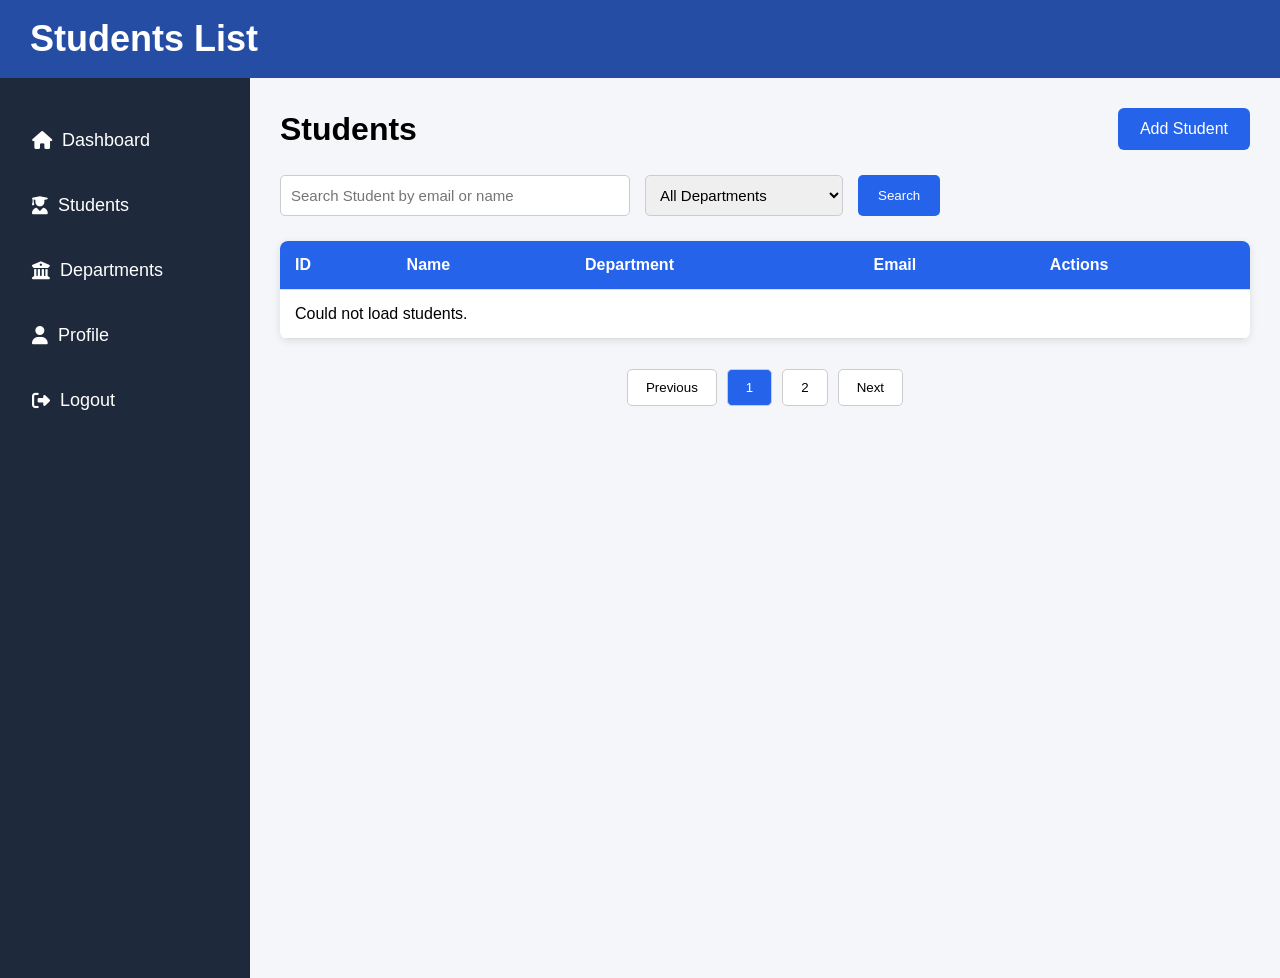
<file: FrontEnd/Update.html>
<!DOCTYPE html>
<html lang="en">

<head>
    <meta charset="UTF-8">
    <meta name="viewport" content="width=device-width, initial-scale=1.0">
    <title>Update Student</title>

    <link rel="stylesheet" href="https://cdnjs.cloudflare.com/ajax/libs/font-awesome/6.7.2/css/all.min.css">

    <link rel="stylesheet" href="AddStudent.css">
</head>

<body>

    <div class="container">

        <!-- Sidebar -->
        <aside class="side-bar">

            <div class="sidebar-brand">
                <h2>Student Management System</h2>
            </div>

            <ul>

                <li>
                    <a href="Dashboard.html">
                        <i class="fa-solid fa-house"></i>
                        Dashboard
                    </a>
                </li>

                <li class="active">
                    <a href="Student.html">
                        <i class="fa-solid fa-user-graduate"></i>
                        Students
                    </a>
                </li>

                <li>
                    <a href="DepartmentList.html">
                        <i class="fa-solid fa-building-columns"></i>
                        Departments
                    </a>
                </li>

                <li>
                    <a href="ViewStudent.html">
                        <i class="fa-solid fa-user"></i>
                        Profile
                    </a>
                </li>

                <li>
                    <a href="Login.html">
                        <i class="fa-solid fa-right-from-bracket"></i>
                        Logout
                    </a>
                </li>

            </ul>

        </aside>

        <!-- Main Content -->
        <main class="main-content">

            <!-- Navbar -->
            <div class="navbar">

                <div class="menu-toggle">
                    <i class="fa-solid fa-bars"></i>
                </div>

            </div>

            <!-- Page Header -->
            <div class="page-header">

                <h2>Update Student</h2>

                <div class="breadcrumb">
                    <span class="link-muted">Home</span> /
                    <span class="link-muted">Students</span> /
                    <span class="link-active">Update</span>
                </div>

            </div>

            <!-- Form Card -->
            <div class="form-container-card">

                <form id="studentForm">

                    <div class="form-grid">

                        <!-- Full Name -->
                        <div class="form-group">

                            <label for="fullName">Full Name</label>

                            <input type="text" id="fullName" name="fullName" placeholder="Enter full name" required>

                        </div>

                        <!-- Email -->
                        <div class="form-group">

                            <label for="email">Email</label>

                            <input type="email" id="email" name="email" placeholder="Enter email" required>

                        </div>

                        <!-- Phone -->
                        <div class="form-group">

                            <label for="phone">Phone</label>

                            <input type="tel" id="phone" name="phone" placeholder="Enter phone number" required>

                        </div>

                        <!-- Department -->
                        <div class="form-group">

                            <label for="department">Department</label>

                            <select id="department" name="department" required>

                                <option value="">-- Select Department --</option>

                                <option value="CSE">Computer Science</option>

                                <option value="ECE">Electronics & Communication</option>

                                <option value="EEE">Electrical & Electronics</option>

                                <option value="IT">Information Technology</option>

                                <option value="MECH">Mechanical</option>

                                <option value="CIVIL">Civil</option>

                            </select>

                        </div>

                        <!-- Date of Birth -->
                        <div class="form-group">

                            <label for="dob">Date of Birth</label>

                            <input type="date" id="dob" name="dob" required>

                        </div>

                        <!-- Address -->
                        <div class="form-group">

                            <label for="address">Address</label>

                            <textarea id="address" name="address" rows="3" placeholder="Enter address"
                                required></textarea>

                        </div>

                    </div>

                    <!-- Gender -->
                    <fieldset class="gender-section">

                        <legend>Gender</legend>

                        <div class="gender-options">

                            <label>
                                <input type="radio" name="gender" value="Male">

                                Male
                            </label>

                            <label>
                                <input type="radio" name="gender" value="Female">

                                Female
                            </label>

                            <label>
                                <input type="radio" name="gender" value="Other">

                                Other
                            </label>

                        </div>

                    </fieldset>

                    <!-- Buttons -->
                    <div class="form-actions">

                        <button type="submit" class="btn btn-save">

                            <i class="fa-solid fa-floppy-disk"></i>
                            Update Student

                        </button>

                        <button type="reset" class="btn btn-reset">

                            <i class="fa-solid fa-rotate-left"></i>
                            Reset

                        </button>

                        <button type="button" class="btn btn-cancel" onclick="window.location.href='Student.html'">

                            <i class="fa-solid fa-xmark"></i>
                            Cancel

                        </button>

                    </div>

                </form>

            </div>

        </main>

    </div>

    <script>
        const API_BASE_URL = "https://student-management-system-0wic.onrender.com/api/students";

        // Get student id from the URL, e.g. Update.html?id=5
        const params = new URLSearchParams(window.location.search);
        const studentId = params.get("id");

        document.addEventListener("DOMContentLoaded", loadStudentForEdit);

        // Fetch existing student data and pre-fill the form
        async function loadStudentForEdit() {
            if (!studentId) {
                alert("No student ID provided.");
                window.location.href = "Student.html";
                return;
            }

            try {
                const response = await fetch(`${API_BASE_URL}/${studentId}`);

                if (response.ok) {
                    const student = await response.json();
                    fillForm(student);
                } else {
                    alert("Student not found.");
                    window.location.href = "Student.html";
                }

            } catch (error) {
                console.error("Error loading student:", error);
                alert("Could not connect to the server.");
            }
        }

        function fillForm(student) {
            document.getElementById("fullName").value = student.fullName;
            document.getElementById("email").value = student.email;
            document.getElementById("phone").value = student.phone;
            document.getElementById("department").value = student.department;
            document.getElementById("dob").value = student.dob;
            document.getElementById("address").value = student.address;

            const genderRadio = document.querySelector(
                `input[name="gender"][value="${student.gender}"]`
            );

            if (genderRadio) {
                genderRadio.checked = true;
            }
        }

        // Handle form submission → PUT request
        document.getElementById("studentForm").addEventListener("submit", async function (e) {
            e.preventDefault();

            const genderInput = document.querySelector('input[name="gender"]:checked');

            const studentData = {
                fullName: document.getElementById("fullName").value.trim(),
                email: document.getElementById("email").value.trim(),
                phone: document.getElementById("phone").value.trim(),
                department: document.getElementById("department").value,
                dob: document.getElementById("dob").value,
                address: document.getElementById("address").value.trim(),
                gender: genderInput ? genderInput.value : ""
            };

            try {
                const response = await fetch(`${API_BASE_URL}/${studentId}`, {
                    method: "PUT",
                    headers: {
                        "Content-Type": "application/json"
                    },
                    body: JSON.stringify(studentData)
                });

                if (response.ok) {
                    const updatedStudent = await response.json();
                    alert(`Student "${updatedStudent.fullName}" updated successfully`);
                    window.location.href = "Student.html";

                } else if (response.status === 400) {
                    const errorBody = await response.json();
                    alert("Validation error: " + JSON.stringify(errorBody));

                } else if (response.status === 404) {
                    alert("Student not found.");

                } else {
                    alert(`Error ${response.status}: Something went wrong.`);
                }

            } catch (error) {
                console.error("Connection error:", error);
                alert("Could not connect to the server.");
            }
        });
    </script>

</body>

</html>
</file>
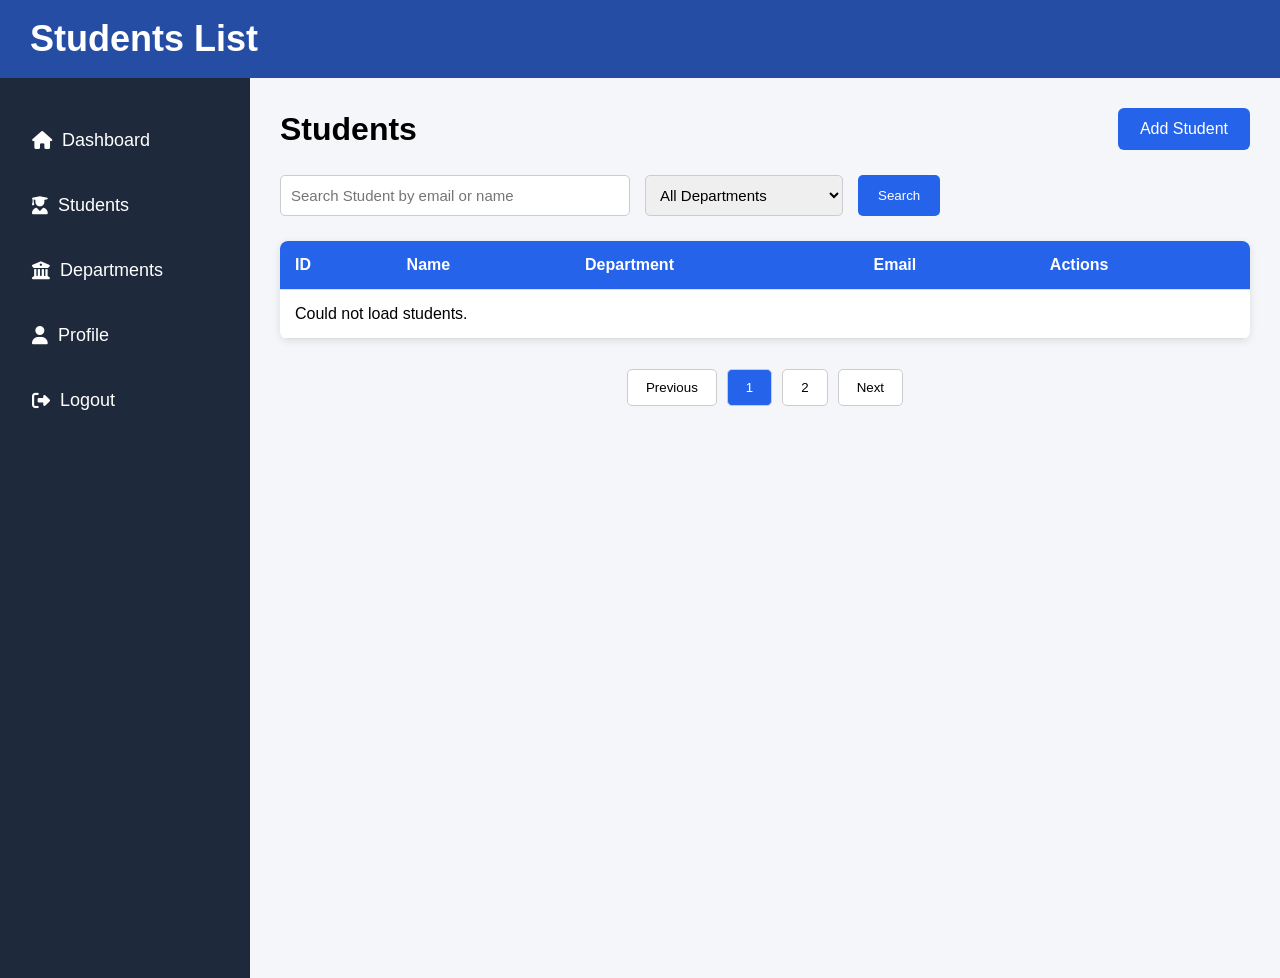
<file: FrontEnd/ViewStudent.html>
<!DOCTYPE html>
<html lang="en">

<head>
    <meta charset="UTF-8">
    <meta name="viewport" content="width=device-width, initial-scale=1.0">
    <title>View Student</title>

    <link rel="stylesheet" href="https://cdnjs.cloudflare.com/ajax/libs/font-awesome/6.7.2/css/all.min.css">

    <link rel="stylesheet" href="ViewStudent.css">
</head>

<body>

    <div class="container">

        <div class="side-bar">

            <h2>Student Management System</h2>

            <ul>

                <li>
                    <a href="Dashboard.html">
                        <i class="fa-solid fa-house"></i>
                        Dashboard
                    </a>
                </li>

                <li class="active">
                    <a href="Student.html">
                        <i class="fa-solid fa-user-graduate"></i>
                        Students
                    </a>
                </li>

                <li>
                    <a href="DepartmentList.html">
                        <i class="fa-solid fa-building-columns"></i>
                        Departments
                    </a>
                </li>

                <li>
                    <a href="Profile.html">
                        <i class="fa-solid fa-user"></i>
                        Profile
                    </a>
                </li>

                <li>
                    <a href="Login.html">
                        <i class="fa-solid fa-right-from-bracket"></i>
                        Logout
                    </a>
                </li>

            </ul>

        </div>

        <div class="main-content">

            <div class="page-header">

                <h2>Student Details</h2>

                <div class="breadcrumb">
                    Home / Students / View
                </div>

            </div>

            <div class="student-card">

                <h3>Student Information</h3>

                <div class="student-details">

                    <div class="detail-row">
                        <span class="label">Student ID</span>
                        <span class="value" id="studentId">-</span>
                    </div>

                    <div class="detail-row">
                        <span class="label">Full Name</span>
                        <span class="value" id="fullName">-</span>
                    </div>

                    <div class="detail-row">
                        <span class="label">Email</span>
                        <span class="value" id="email">-</span>
                    </div>

                    <div class="detail-row">
                        <span class="label">Phone</span>
                        <span class="value" id="phone">-</span>
                    </div>

                    <div class="detail-row">
                        <span class="label">Department</span>
                        <span class="value" id="department">-</span>
                    </div>

                    <div class="detail-row">
                        <span class="label">Gender</span>
                        <span class="value" id="gender">-</span>
                    </div>

                    <div class="detail-row">
                        <span class="label">Date of Birth</span>
                        <span class="value" id="dob">-</span>
                    </div>

                    <div class="detail-row">
                        <span class="label">Address</span>
                        <span class="value" id="address">-</span>
                    </div>

                </div>

                <div class="button-group">

                    <a href="Student.html">
                        <button class="back-btn">
                            <i class="fa-solid fa-arrow-left"></i>
                            Back
                        </button>
                    </a>

                    <button class="edit-btn" id="editBtn">
                        <i class="fa-solid fa-pen"></i>
                        Edit
                    </button>

                </div>

            </div>

        </div>

    </div>

    <script>
        const API_BASE_URL = "https://student-management-system-0wic.onrender.com/api/students";

        // Get the id from the URL, e.g. ViewStudent.html?id=5
        const params = new URLSearchParams(window.location.search);
        const studentId = params.get("id");

        document.addEventListener("DOMContentLoaded", loadStudent);

        async function loadStudent() {
            if (!studentId) {
                alert("No student ID provided in the URL.");
                window.location.href = "Student.html";
                return;
            }

            try {
                const response = await fetch(`${API_BASE_URL}/${studentId}`);

                if (response.ok) {
                    const student = await response.json();
                    renderStudent(student);

                } else if (response.status === 404) {
                    alert("Student not found.");
                    window.location.href = "Student.html";

                } else {
                    alert(`Error ${response.status}: Something went wrong.`);
                }

            } catch (error) {
                console.error("Connection error:", error);
                alert("Could not connect to the server.");
            }
        }

        function renderStudent(student) {
            document.getElementById("studentId").textContent = student.id;
            document.getElementById("fullName").textContent = student.fullName;
            document.getElementById("email").textContent = student.email;
            document.getElementById("phone").textContent = student.phone;
            document.getElementById("department").textContent = student.department;
            document.getElementById("gender").textContent = student.gender;
            document.getElementById("dob").textContent = student.dob;
            document.getElementById("address").textContent = student.address;
        }

        // Edit button redirects to Update.html, passing the same id
        document.getElementById("editBtn").addEventListener("click", function () {
            window.location.href = `Update.html?id=${studentId}`;
        });
    </script>

</body>

</html>
</file>
<file: FrontEnd/Welcome.css>
* {
    margin: 0;
    padding: 0;
    box-sizing: border-box;
    font-family: Arial, Helvetica, sans-serif;
}

body {
    background: #f4f7fc;
    color: #1e293b;
}

header {
    display: flex;
    justify-content: space-between;
    align-items: center;
    padding: 20px 80px;
    background: #ffffff;
    box-shadow: 0 2px 8px rgba(0, 0, 0, 0.08);
    position: sticky;
    top: 0;
    z-index: 100;
}

.logo {
    display: flex;
    align-items: center;
    gap: 12px;
}

.logo i {
    font-size: 34px;
    color: #2563eb;
}

.logo h2 {
    font-size: 28px;
    color: #1e293b;
}

nav {
    display: flex;
    align-items: center;
    gap: 20px;
}

nav a {
    text-decoration: none;
    font-size: 16px;
    font-weight: 600;
    transition: 0.3s;
}

.login-btn {
    color: #2563eb;
}

.login-btn:hover {
    color: #1d4ed8;
}

.register-btn {
    background: #2563eb;
    color: white;
    padding: 12px 28px;
    border-radius: 8px;
}

.register-btn:hover {
    background: #1d4ed8;
}

.hero {
    display: flex;
    justify-content: space-between;
    align-items: center;
    padding: 80px;
    min-height: 80vh;
}

.hero-content {
    width: 50%;
}

.hero-content h1 {
    font-size: 52px;
    color: #1e293b;
    margin-bottom: 25px;
    line-height: 1.2;
}

.hero-content p {
    font-size: 20px;
    color: #64748b;
    line-height: 1.8;
    margin-bottom: 40px;
}

.hero-buttons {
    display: flex;
    gap: 20px;
}

.btn-primary,
.btn-secondary {
    text-decoration: none;
    padding: 15px 35px;
    border-radius: 8px;
    font-size: 17px;
    font-weight: bold;
    transition: 0.3s;
}

.btn-primary {
    background: #2563eb;
    color: white;
}

.btn-primary:hover {
    background: #1d4ed8;
}

.btn-secondary {
    border: 2px solid #2563eb;
    color: #2563eb;
    background: white;
}

.btn-secondary:hover {
    background: #2563eb;
    color: white;
}

.btn-primary i,
.btn-secondary i {
    margin-right: 10px;
}

.hero-image {
    width: 45%;
    display: flex;
    justify-content: center;
}

.hero-image img {
    width: 100%;
    max-width: 500px;
}

.features {
    padding: 80px;
    background: white;
}

.features h2 {
    text-align: center;
    font-size: 36px;
    margin-bottom: 50px;
    color: #1e293b;
}

.feature-container {
    display: grid;
    grid-template-columns: repeat(4, 1fr);
    gap: 30px;
}

.feature-card {
    background: #f8fafc;
    padding: 35px;
    text-align: center;
    border-radius: 12px;
    transition: 0.3s;
    box-shadow: 0 5px 15px rgba(0, 0, 0, 0.05);
}

.feature-card:hover {
    transform: translateY(-8px);
}

.feature-card i {
    font-size: 45px;
    color: #2563eb;
    margin-bottom: 20px;
}

.feature-card h3 {
    margin-bottom: 15px;
    color: #1e293b;
}

.feature-card p {
    color: #64748b;
    line-height: 1.6;
}

.about {
    padding: 80px;
    text-align: center;
}

.about h2 {
    font-size: 36px;
    margin-bottom: 25px;
    color: #1e293b;
}

.about p {
    width: 70%;
    margin: auto;
    font-size: 18px;
    line-height: 1.8;
    color: #64748b;
}

footer {
    background: #0f172a;
    color: white;
    text-align: center;
    padding: 25px;
    margin-top: 50px;
}

@media (max-width: 992px) {

    header {
        padding: 20px 30px;
    }

    .hero {
        flex-direction: column;
        text-align: center;
        padding: 50px 30px;
    }

    .hero-content {
        width: 100%;
    }

    .hero-image {
        width: 100%;
        margin-top: 40px;
    }

    .hero-buttons {
        justify-content: center;
        flex-wrap: wrap;
    }

    .feature-container {
        grid-template-columns: repeat(2, 1fr);
    }

    .about p {
        width: 100%;
    }
}

@media (max-width: 768px) {

    header {
        flex-direction: column;
        gap: 20px;
    }

    nav {
        flex-wrap: wrap;
        justify-content: center;
    }

    .hero-content h1 {
        font-size: 38px;
    }

    .hero-content p {
        font-size: 17px;
    }

    .feature-container {
        grid-template-columns: 1fr;
    }

    .features,
    .about {
        padding: 50px 25px;
    }
}
</file>
<file: FrontEnd/AddStudent.css>
* {
    margin: 0;
    padding: 0;
    box-sizing: border-box;
    font-family: Arial, Helvetica, sans-serif;
}

body {
    background-color: #f0f4f9;
}

.container {
    display: flex;
    min-height: 100vh;
}

.side-bar {
    width: 260px;
    background: #0B1E3F;
    color: #ffffff;
    display: flex;
    flex-direction: column;
    flex-shrink: 0;
}

.sidebar-brand {
    padding: 25px 20px;
}

.sidebar-brand h2 {
    font-size: 18px;
    font-weight: bold;
    color: #ffffff;
    line-height: 1.4;
}

.side-bar ul {
    list-style: none;
    padding: 0 10px;
}

.side-bar ul li {
    margin-bottom: 5px;
}

.side-bar ul li a {
    text-decoration: none;
    color: #94a3b8;
    display: flex;
    align-items: center;
    gap: 12px;
    padding: 12px 15px;
    border-radius: 6px;
    font-size: 14px;
    font-weight: 500;
    transition: all 0.2s ease;
}

.side-bar ul li a i {
    width: 20px;
    font-size: 16px;
}

.side-bar ul li a:hover {
    background: rgba(255, 255, 255, 0.05);
    color: #ffffff;
}

.side-bar ul li.active a {
    background: #2563EB;
    color: #ffffff;
}

.main-content {
    flex: 1;
    display: flex;
    flex-direction: column;
    background: #f3f7fa;
}

.navbar {
    height: 60px;
    background: #ffffff;
    border-bottom: 1px solid #e2e8f0;
    display: flex;
    justify-content: space-between;
    align-items: center;
    padding: 0 30px;
}

.menu-toggle i {
    font-size: 20px;
    color: #475569;
    cursor: pointer;
}

.admin-profile {
    display: flex;
    align-items: center;
    gap: 10px;
    cursor: pointer;
}

.admin-profile .avatar {
    width: 32px;
    height: 32px;
    border-radius: 50%;
    object-fit: cover;
}

.admin-profile span {
    font-size: 14px;
    font-weight: 600;
    color: #334155;
}

.page-header {
    padding: 25px 40px 10px;
}

.page-header h2 {
    font-size: 22px;
    color: #1e293b;
    margin-bottom: 6px;
}

.breadcrumb {
    font-size: 13px;
    font-weight: 500;
}

.link-muted {
    color: #2563EB;
    cursor: pointer;
}

.link-active {
    color: #64748b;
}

.form-container-card {
    background: #ffffff;
    margin: 15px 40px 40px;
    padding: 40px;
    border-radius: 12px;
    border: 1px solid #e2e8f0;
    box-shadow: 0 4px 6px -1px rgba(0, 0, 0, 0.05);
}

.form-grid {
    display: grid;
    grid-template-columns: 1fr 1fr;
    column-gap: 40px;
    row-gap: 20px;
}

.form-group {
    display: flex;
    flex-direction: column;
}

.form-group label {
    font-size: 14px;
    font-weight: 600;
    color: #475569;
    margin-bottom: 8px;
}

.form-group input,
.form-group select,
.form-group textarea {
    padding: 12px 14px;
    border: 1px solid #cbd5e1;
    border-radius: 6px;
    outline: none;
    font-size: 14px;
    color: #334155;
    background: #ffffff;
    transition: all 0.2s ease;
}

.form-group textarea {
    resize: vertical;
    min-height: 90px;
}

.form-group input:hover,
.form-group select:hover,
.form-group textarea:hover {
    border-color: #94a3b8;
}

.form-group input:focus,
.form-group select:focus,
.form-group textarea:focus {
    border-color: #2563EB;
    box-shadow: 0 0 0 3px rgba(37, 99, 235, 0.15);
}

.gender-section {
    margin-top: 25px;
    margin-bottom: 30px;
    border: none;
    padding: 0;
}

.gender-section legend {
    font-size: 14px;
    font-weight: 600;
    color: #475569;
    margin-bottom: 10px;
}

.gender-options {
    display: flex;
    gap: 30px;
}

.gender-options label {
    display: flex;
    align-items: center;
    gap: 8px;
    font-size: 14px;
    color: #334155;
    cursor: pointer;
}

.gender-options input[type="radio"] {
    width: 16px;
    height: 16px;
    accent-color: #2563EB;
    cursor: pointer;
}

.form-actions {
    display: flex;
    gap: 15px;
}

.btn {
    min-width: 130px;
    padding: 12px 20px;
    border: none;
    border-radius: 6px;
    font-size: 14px;
    font-weight: 600;
    cursor: pointer;
    transition: 0.2s ease;
}

.btn i {
    margin-right: 8px;
}

.btn-save {
    background: #2563EB;
    color: #ffffff;
}

.btn-save:hover {
    background: #1D4ED8;
}

.btn-reset {
    background: #f1f5f9;
    color: #475569;
}

.btn-reset:hover {
    background: #e2e8f0;
}

.btn-cancel {
    background: #ef4444;
    color: #ffffff;
}

.btn-cancel:hover {
    background: #dc2626;
}

@media (max-width: 992px) {
    .form-grid {
        grid-template-columns: 1fr;
    }

    .form-container-card {
        margin: 20px;
        padding: 25px;
    }
}

@media (max-width: 768px) {
    .container {
        flex-direction: column;
    }

    .side-bar {
        width: 100%;
    }

    .page-header {
        padding: 20px;
    }

    .navbar {
        padding: 0 20px;
    }

    .gender-options {
        flex-direction: column;
        gap: 12px;
    }

    .form-actions {
        flex-direction: column;
    }

    .btn {
        width: 100%;
    }
}
</file>
<file: FrontEnd/CreateAcc.css>
* {
    margin: 0;
    padding: 0;
    box-sizing: border-box;
    font-family: Arial, Helvetica, sans-serif;
}

body {
    background: #f4f7fc;
    display: flex;
    justify-content: center;
    align-items: center;
    min-height: 100vh;
}

.container {
    width: 100%;
    display: flex;
    justify-content: center;
    align-items: center;
    padding: 30px;
}

.form-card {
    width: 450px;
    background: #ffffff;
    padding: 40px;
    border-radius: 12px;
    box-shadow: 0 8px 25px rgba(0, 0, 0, 0.1);
}

.form-card h2 {
    text-align: center;
    color: #1e293b;
    margin-bottom: 10px;
    font-size: 30px;
}

.form-card p {
    text-align: center;
    color: #64748b;
    margin-bottom: 30px;
    font-size: 15px;
}

.form-group {
    margin-bottom: 20px;
}

.form-group label {
    display: block;
    margin-bottom: 8px;
    color: #334155;
    font-weight: 600;
}

.form-group input,
.form-group select {
    width: 100%;
    padding: 13px 15px;
    border: 1px solid #cbd5e1;
    border-radius: 8px;
    outline: none;
    font-size: 15px;
    transition: 0.3s;
}

.form-group input:focus,
.form-group select:focus {
    border-color: #2563eb;
    box-shadow: 0 0 5px rgba(37, 99, 235, 0.2);
}

.register-btn {
    width: 100%;
    background: #2563eb;
    color: white;
    border: none;
    padding: 14px;
    border-radius: 8px;
    font-size: 16px;
    font-weight: bold;
    cursor: pointer;
    transition: 0.3s;
}

.register-btn:hover {
    background: #1d4ed8;
}

.register-btn i {
    margin-right: 8px;
}

.login-link {
    text-align: center;
    margin-top: 25px;
    color: #64748b;
    font-size: 15px;
}

.login-link a {
    text-decoration: none;
    color: #2563eb;
    font-weight: bold;
}

.login-link a:hover {
    text-decoration: underline;
}

@media (max-width: 500px) {

    .form-card {
        width: 100%;
        padding: 30px 25px;
    }

    .form-card h2 {
        font-size: 24px;
    }
}
</file>
<file: FrontEnd/DashBoard.css>
* {
    margin: 0;
    padding: 0;
    box-sizing: border-box;
    font-family: Arial, Helvetica, sans-serif;

}

.container {
    display: flex;
}

.side-bar {
    width: 250px;
    height: 100vh;
    background: #0A1F44;
    color: white;
    padding: 20px;
}

.side-bar h2 {
    margin-bottom: 30px;
    text-align: center;
}

.side-bar ul {
    list-style: none;
}

.side-bar ul li {
    margin: 15px 0;
}

.side-bar ul li a {
    text-decoration: none;
    color: white;
    display: flex;
    align-items: center;
    gap: 10px;
    padding: 12px;
    border-radius: 8px;
}

.side-bar ul li a:hover {
    background: #1E40AF;
}

.main-content {
    flex: 1;
    padding: 20px;
    background: #F5F7FA;

}

.navbar {
    margin-bottom: 25px;
}

.cards {
    display: grid;
    grid-template-columns: repeat(4, 1fr);
    gap: 20px;
}

.card {
    background: white;
    padding: 25px;
    border-radius: 12px;
    box-shadow: 0 2px 8px rbga(0, 0, 0, 0.1);
}

.card h3 {
    margin-bottom: 10px;
}

.card p {
    font-size: 24px;
    font-weight: bold;
}

.dashboard-content {
    margin-top: 30px;
}

.view-btn {
    display: inline-block;
    margin-top: 15px;
    padding: 10px 16px;
    background: #1E40AF;
    color: white;
    text-decoration: none;
    border-radius: 8px;
    font-size: 14px;
    transition: 0.3s;
}

.view-btn:hover {
    background: #2563EB;
}

.recent-students {
    background: white;
    padding: 20px;
    border-radius: 12px;
    box-shadow: 0 2px 8px rgba(0, 0, 0, 0.1);
}

.recent-students h2 {
    margin-bottom: collapse;

}

table {
    width: 100%;
    border-collapse: collapse;
}

table th {
    padding: 12px;
    border-bottom: 1px solid #ddd;
    text-align: left;
}

table th {
    background: #0A1F44;
    color: white;
}

.quick-actions {
    margin-top: 40px;
    margin-bottom: 40px;
    background: white;
    padding: 30px;
    border-radius: 12px;
    box-shadow: 0 2px 8px rgba(0, 0, 0, 0.1);
}

.quick-actions button {
    padding: 12px 20px;
    margin-right: 10px;
    border: none;
    border-radius: 8px;
    background: #1E40AF;
    color: white;
    cursor: pointer;
}

.quick-actions button:hover {
    background: #2563EB;
}
</file>
<file: FrontEnd/DepartmentList.css>
* {
    margin: 0;
    padding: 0;
    box-sizing: border-box;
    font-family: Arial, Helvetica, sans-serif;
}

body {
    background: #f4f6f9;
}

.container {
    display: flex;
}

.side-bar {
    width: 250px;
    min-height: 100vh;
    background: #0A1F44;
    color: white;
    padding: 20px;
}

.side-bar h2 {
    margin-bottom: 30px;
    text-align: center;
}

.side-bar ul {
    list-style: none;
}

.side-bar ul li {
    margin: 15px 0;
}

.side-bar ul li a {
    text-decoration: none;
    color: white;
    display: flex;
    align-items: center;
    gap: 10px;
    padding: 12px;
    border-radius: 8px;
    transition: 0.3s;
}

.side-bar ul li a:hover,
.side-bar ul li.active a {
    background: #2563EB;
}

.main-content {
    flex: 1;
    padding: 30px;
}

.page-header {
    margin-bottom: 30px;
}

.page-header h2 {
    color: #1e293b;
    margin-bottom: 8px;
}

.breadcrumb {
    color: #64748b;
    font-size: 14px;
}

.search-add {
    display: flex;
    justify-content: flex-end;
    align-items: center;
    gap: 15px;
    margin-bottom: 25px;
}

.search-add input {
    width: 300px;
    padding: 10px 15px;
    border: 1px solid #cbd5e1;
    border-radius: 6px;
    outline: none;
}

.search-add input:focus {
    border-color: #2563EB;
}

.add-btn {
    background: #2563EB;
    color: white;
    border: none;
    padding: 10px 18px;
    border-radius: 6px;
    cursor: pointer;
}

.add-btn:hover {
    background: #1D4ED8;
}

.add-btn i {
    margin-right: 8px;
}

.table-header {
    display: flex;
    align-items: center;
    margin-bottom: 25px;
}

.table-controls {
    display: flex;
    align-items: center;
    gap: 15px;
    margin-left: auto;
}

.table-controls input {
    width: 280px;
    padding: 10px 15px;
    border: 1px solid #cbd5e1;
    border-radius: 6px;
}

.add-btn {
    background: #2563EB;
    color: white;
    border: none;
    padding: 10px 18px;
    border-radius: 6px;
    cursor: pointer;
}

.table-section {
    background: white;
    border-radius: 10px;
    padding: 20px;
    box-shadow: 0 2px 10px rgba(0, 0, 0, .08);
}

table {
    width: 100%;
    border-collapse: collapse;
}

table th {
    background: #2563EB;
    color: white;
    padding: 14px;
    text-align: left;
}

table td {
    padding: 14px;
    border-bottom: 1px solid #e5e7eb;
}

table tr:hover {
    background: #f8fafc;
}

.view-btn,
.edit-btn,
.delete-btn {
    border: none;
    padding: 8px 10px;
    margin-right: 5px;
    border-radius: 5px;
    cursor: pointer;
    color: white;
}

.view-btn {
    background: #2563EB;
}

.edit-btn {
    background: #f59e0b;
}

.delete-btn {
    background: #ef4444;
}

.pagination {
    display: flex;
    justify-content: flex-end;
    gap: 10px;
    margin-top: 20px;
}

.pagination button {
    padding: 8px 15px;
    border: none;
    background: #e2e8f0;
    border-radius: 5px;
    cursor: pointer;
}

.pagination button.active {
    background: #2563EB;
    color: white;
}

.pagination button:hover {
    background: #2563EB;
    color: white;
}

@media (max-width:768px) {

    .container {
        flex-direction: column;
    }

    .side-bar {
        width: 100%;
        min-height: auto;
    }

    .search-add {
        flex-direction: column;
        gap: 15px;
        align-items: stretch;
    }

    .search-add input {
        width: 100%;
    }

    .table-section {
        overflow-x: auto;
    }
}
</file>
<file: FrontEnd/Login.css>
* {
    margin: 0;
    padding: 0;
    box-sizing: border-box;
    font-family: Arial, sans-serif;
}

body {
    min-height: 100vh;
    display: flex;
    justify-content: center;
    align-items: center;
    background: #f4f6fb;
}

.container {
    width: 900px;
    height: 550px;
    display: flex;
    border-radius: 15px;
    overflow: hidden;
    background: white;
    box-shadow: 0 4px 20px rgba(0, 0, 0, 0.15);
}



.left-panel {
    width: 40%;
    background: #07235f;
    color: white;

    display: flex;
    flex-direction: column;
    align-items: center;
    justify-content: center;

    text-align: center;
    padding: 30px;
}

.logo {
    width: 90px;
    height: auto;
    margin-bottom: 20px;
}

.left-panel h1 {
    font-size: 36px;
    margin-bottom: 15px;
}

.left-panel p {
    font-size: 16px;
    line-height: 1.6;
    margin-bottom: 25px;
}

.bottom-image {
    width: 180px;
    height: auto;
}

/* Right Panel */

.right-panel {
    width: 60%;
    background: #eef1f8;

    display: flex;
    justify-content: center;
    align-items: center;
}

.login-box {
    width: 350px;
    background: white;
    padding: 35px;
    border-radius: 12px;
    box-shadow: 0 4px 15px rgba(0, 0, 0, 0.1);
}

.login-box h2 {
    text-align: center;
    color: #07235f;
    margin-bottom: 10px;
    font-size: 32px;
}

.login-box p {
    text-align: center;
    color: gray;
    margin-bottom: 25px;
}

.login-box input[type="text"],
.login-box input[type="password"] {
    width: 100%;
    padding: 12px;
    margin-bottom: 15px;
    border: 1px solid #dcdcdc;
    border-radius: 6px;
    font-size: 15px;
}

.login-box input:focus {
    outline: none;
    border-color: #2962ff;
    box-shadow: 0 0 5px rgba(41, 98, 255, 0.3);
}

.options {
    display: flex;
    justify-content: space-between;
    align-items: center;
    margin-bottom: 20px;
    font-size: 14px;
}

.options a {
    text-decoration: none;
    color: #2962ff;
}

.options a:hover {
    text-decoration: underline;
}

button {
    width: 100%;
    padding: 12px;
    background: #2962ff;
    color: white;
    border: none;
    border-radius: 6px;
    font-size: 16px;
    font-weight: bold;
    cursor: pointer;
    transition: 0.3s;
}

button:hover {
    background: #1f4fd6;
}

/* Mobile Responsive */

@media (max-width: 768px) {

    .container {
        flex-direction: column;
        width: 95%;
        height: auto;
    }

    .left-panel,
    .right-panel {
        width: 100%;
    }

    .login-box {
        width: 90%;
        margin: 30px 0;
    }

    .left-panel h1 {
        font-size: 28px;
    }

    .bottom-image {
        width: 140px;
    }
}
</file>
<file: FrontEnd/Student.css>
* {
    margin: 0;
    padding: 0;
    box-sizing: border-box;
}

body {
    font-family: Arial, Helvetica, sans-serif;
    background: #f4f6f9;
}

header {
    background: #254da4;
    color: white;
    padding: 18px 30px;
}

header h2 {
    font-size: 36px;
    text-align: cenetr;
}

.container {
    display: flex;
}

.side-bar-students {
    width: 250px;
    background: #1e293b;
    min-height: 100vh;
    padding: 20px;
}

.side-bar-students ul {
    list-style: none;
}

.side-bar-students ul li {
    margin: 20px 0;
}

.side-bar-students ul li a {
    display: flex;
    align-items: center;
    text-decoration: none;
    color: white;
    font-size: 18px;
    padding: 12px;
    border-radius: 6px;
    transition: 0.3s;
}

.side-bar-students ul li a:hover,
.side-bar-students ul li a.active {
    background: #2563eb;
}

.side-bar-students i {
    margin-right: 10px;
}

main {
    flex: 1;
    padding: 30px;
}

.top-section {
    display: flex;
    justify-content: space-between;
    align-items: center;
    margin-bottom: 25px;
}

.top-section h3 {
    font-size: 32px;
}

.top-section button {
    background: #2563eb;
    color: white;
    border: none;
    padding: 12px 22px;
    border-radius: 6px;
    cursor: pointer;
    font-size: 16px;
    transition: 0.3s;
}

.top-section button:hover {
    background: #1d4ed8;
}

.search-section {
    display: flex;
    gap: 15px;
    margin-bottom: 25px;
}

.search-section input {
    width: 350px;
}

.search-section input,
.search-section select {
    padding: 10px;
    border: 1px solid #ccc;
    border-radius: 5px;
    font-size: 15px;
}

.button-search {
    background: #2563eb;
    color: white;
    border: none;
    padding: 10px 20px;
    border-radius: 5px;
    cursor: pointer;
    transition: 0.3s;
}

.button-search:hover {
    background: #1d4ed8;
}

.table-section {
    box-shadow: 0 2px 8px rgba(0, 0, 0, 0.1);
    border-radius: 8px;
    overflow: hidden;
}

.table-section table {
    width: 100%;
    border-collapse: collapse;
    background: white;
}

.table-section th,
.table-section td {
    padding: 15px;
    text-align: left;
    border-bottom: 1px solid #ddd;
}

.table-section th {
    background: #2563eb;
    color: white;
}

.table-section tr:hover {
    background: #f1f5f9;
}

.view-btn,
.edit-btn,
.delete-btn {
    width: 35px;
    height: 35px;
    border: none;
    border-radius: 5px;
    color: white;
    cursor: pointer;
    margin-right: 5px;
    transition: 0.3s;
}

.view-btn {
    background: #2563eb;
}

.view-btn:hover {
    background: #1d4ed8;
}

.edit-btn {
    background: #22c55e;
}

.edit-btn:hover {
    background: #16a34a;
}

.delete-btn {
    background: #ef4444;
}

.delete-btn:hover {
    background: #dc2626;
}

.pagination {
    margin-top: 30px;
    display: flex;
    justify-content: center;
    gap: 10px;
}

.pagination button {
    padding: 10px 18px;
    border: 1px solid #ccc;
    background: white;
    border-radius: 5px;
    cursor: pointer;
    transition: 0.3s;
}

.pagination button:hover {
    background: #2563eb;
    color: white;
}

.pagination .active {
    background: #2563eb;
    color: white;
}

@media (max-width: 768px) {
    .container {
        flex-direction: column;
    }

    .side-bar-students {
        width: 100%;
        min-height: auto;
    }

    .top-section {
        flex-direction: column;
        align-items: flex-start;
        gap: 15px;
    }

    .search-section {
        flex-direction: column;
    }

    .search-section input,
    .search-section select,
    .button-search {
        width: 100%;
    }

    .table-section {
        overflow-x: auto;
    }
}
</file>
<file: FrontEnd/Success.css>
* {
    margin: 0;
    padding: 0;
    box-sizing: border-box;
    font-family: Arial, Helvetica, sans-serif;
}

body {
    background: #eef6f5;
    display: flex;
    justify-content: center;
    align-items: center;
    min-height: 100vh;
}

.container {
    width: 100%;
    display: flex;
    justify-content: center;
    align-items: center;
    padding: 20px;
}

.success-card {
    background: #ffffff;
    width: 520px;
    padding: 50px;
    text-align: center;
    border-radius: 18px;
    box-shadow: 0 15px 40px rgba(0, 0, 0, .08);
}

.success-icon {
    width: 110px;
    height: 110px;
    margin: auto;
    border-radius: 50%;
    background: #22c55e;
    color: white;
    display: flex;
    justify-content: center;
    align-items: center;
    font-size: 55px;
    margin-bottom: 30px;
}

.success-card h1 {
    color: #0f172a;
    margin-bottom: 20px;
    font-size: 36px;
}

.success-card p {
    color: #64748b;
    line-height: 1.7;
    font-size: 17px;
    margin-bottom: 40px;
}

.login-btn {
    display: inline-block;
    text-decoration: none;
    background: #16a34a;
    color: white;
    padding: 15px 35px;
    border-radius: 8px;
    font-size: 18px;
    font-weight: 600;
    transition: .3s;
}

.login-btn:hover {
    background: #15803d;
}

.login-btn i {
    margin-right: 10px;
}

@media(max-width:600px) {

    .success-card {
        width: 100%;
        padding: 35px 25px;
    }

    .success-card h1 {
        font-size: 28px;
    }

    .success-card p {
        font-size: 15px;
    }

    .success-icon {
        width: 90px;
        height: 90px;
        font-size: 45px;
    }

}
</file>
<file: FrontEnd/ViewStudent.css>
* {
    margin: 0;
    padding: 0;
    box-sizing: border-box;
    font-family: Arial, Helvetica, sans-serif;
}

body {
    background: #f4f6f9;
}

.container {
    display: flex;
}

.side-bar {
    width: 250px;
    min-height: 100vh;
    background: #0A1F44;
    color: white;
    padding: 20px;
}

.side-bar h2 {
    text-align: center;
    margin-bottom: 30px;
}

.side-bar ul {
    list-style: none;
}

.side-bar ul li {
    margin: 15px 0;
}

.side-bar ul li a {
    text-decoration: none;
    color: white;
    display: flex;
    align-items: center;
    gap: 10px;
    padding: 12px;
    border-radius: 8px;
    transition: 0.3s;
}

.side-bar ul li a:hover,
.side-bar ul li.active a {
    background: #2563EB;
}

.main-content {
    flex: 1;
    padding: 30px;
}

.page-header {
    margin-bottom: 25px;
}

.page-header h2 {
    color: #1e293b;
    margin-bottom: 8px;
}

.breadcrumb {
    color: #64748b;
    font-size: 14px;
}

.student-card {
    background: white;
    border-radius: 10px;
    padding: 30px;
    box-shadow: 0 2px 10px rgba(0, 0, 0, 0.08);
}

.student-card h3 {
    margin-bottom: 25px;
    color: #1e293b;
}

.student-details {
    display: flex;
    flex-direction: column;
    gap: 18px;
}

.detail-row {
    display: flex;
    border-bottom: 1px solid #e5e7eb;
    padding-bottom: 12px;
}

.label {
    width: 180px;
    font-weight: bold;
    color: #334155;
}

.value {
    color: #475569;
}

.button-group {
    margin-top: 30px;
    display: flex;
    gap: 15px;
}

.back-btn,
.edit-btn {
    border: none;
    padding: 12px 22px;
    border-radius: 6px;
    cursor: pointer;
    color: white;
    font-size: 14px;
}

.back-btn {
    background: #64748b;
}

.back-btn:hover {
    background: #475569;
}

.edit-btn {
    background: #2563EB;
}

.edit-btn:hover {
    background: #1D4ED8;
}

.back-btn i,
.edit-btn i {
    margin-right: 8px;
}

@media (max-width: 768px) {

    .container {
        flex-direction: column;
    }

    .side-bar {
        width: 100%;
        min-height: auto;
    }

    .detail-row {
        flex-direction: column;
        gap: 8px;
    }

    .label {
        width: 100%;
    }

    .button-group {
        flex-direction: column;
    }

    .back-btn,
    .edit-btn {
        width: 100%;
    }
}
</file>
